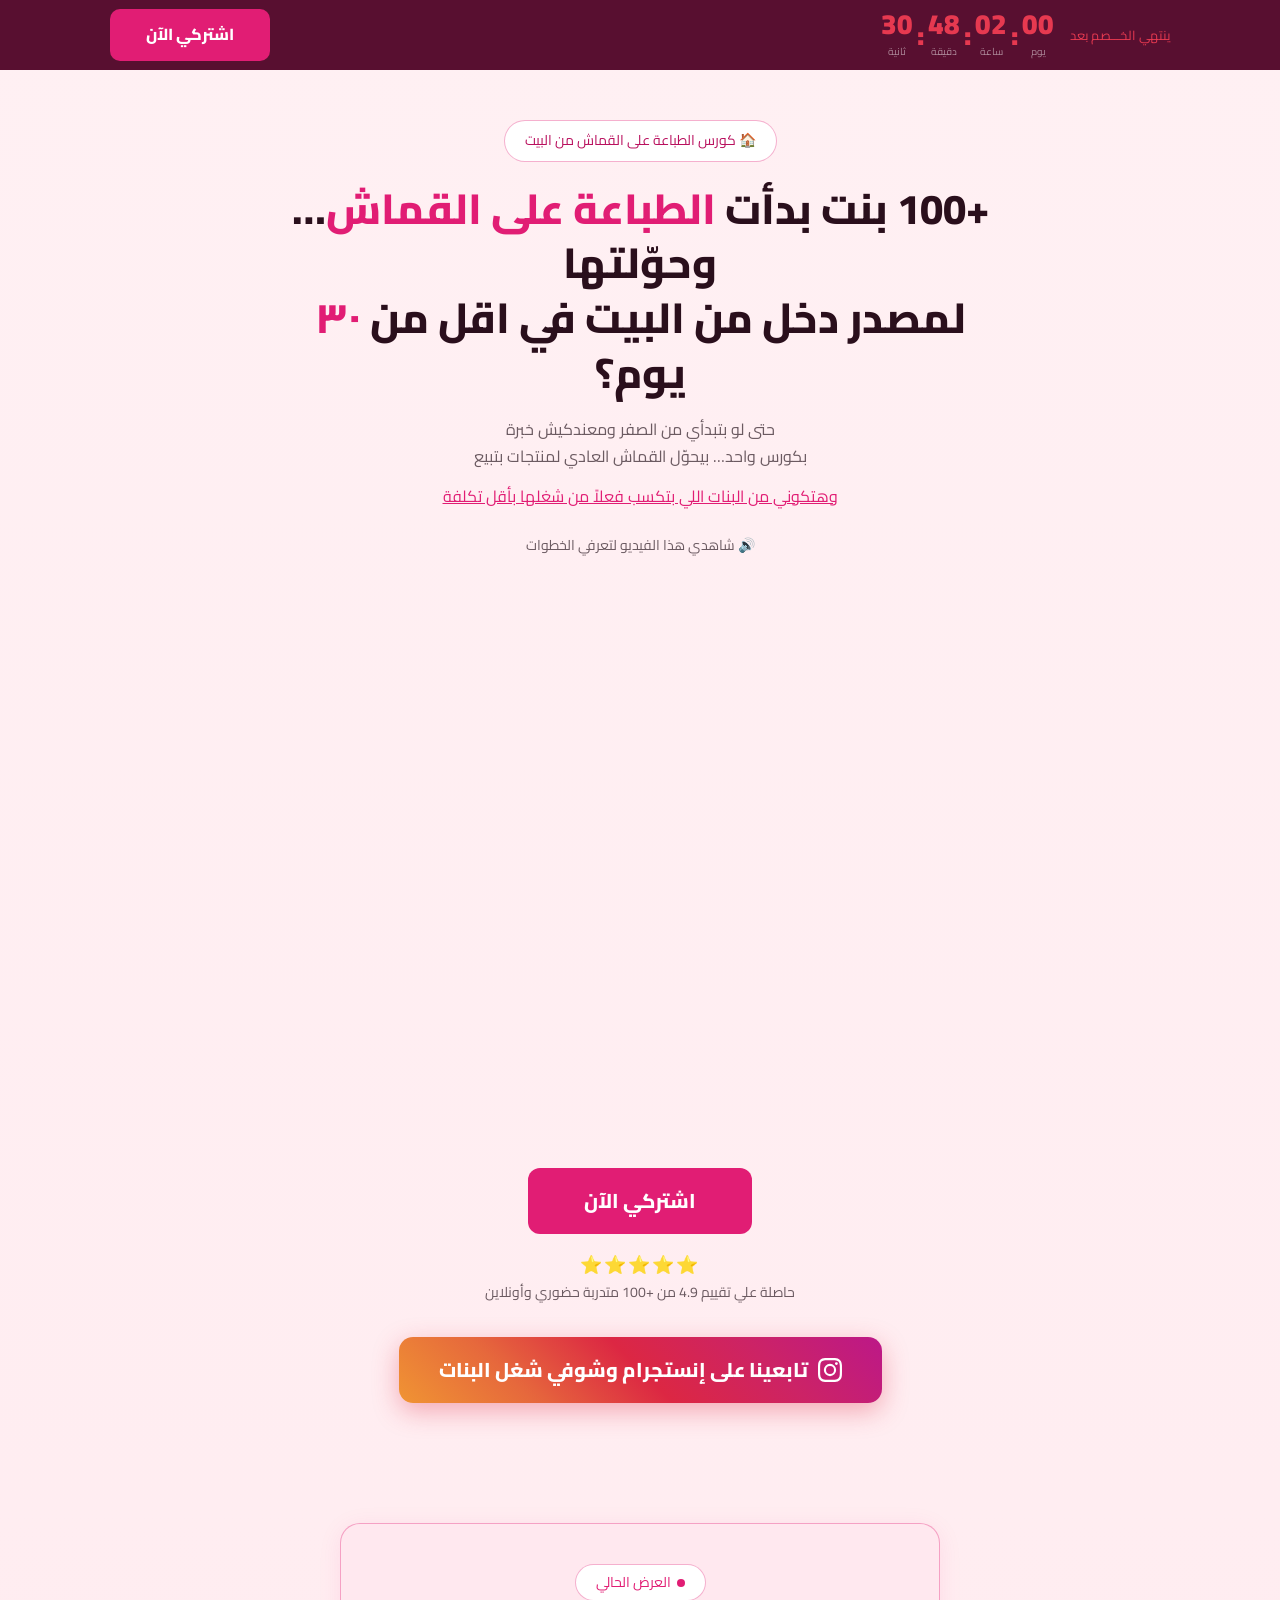
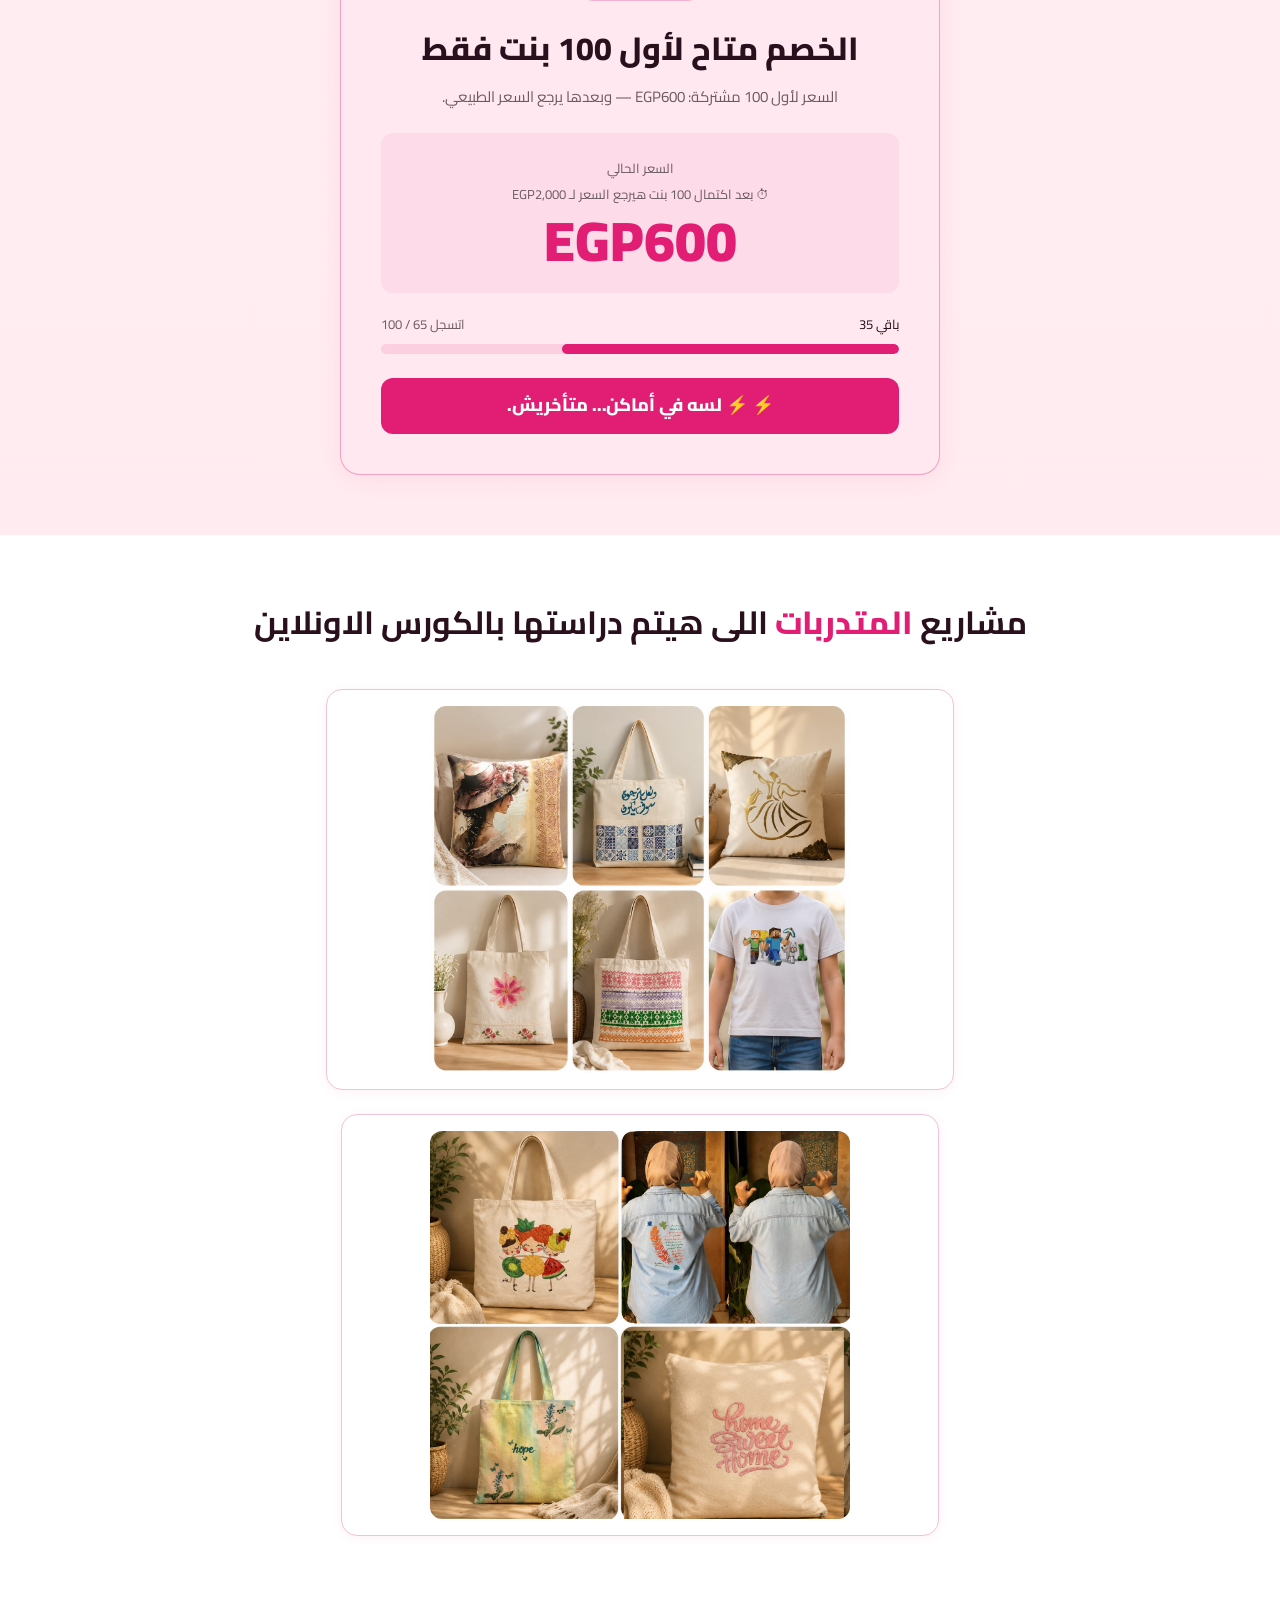
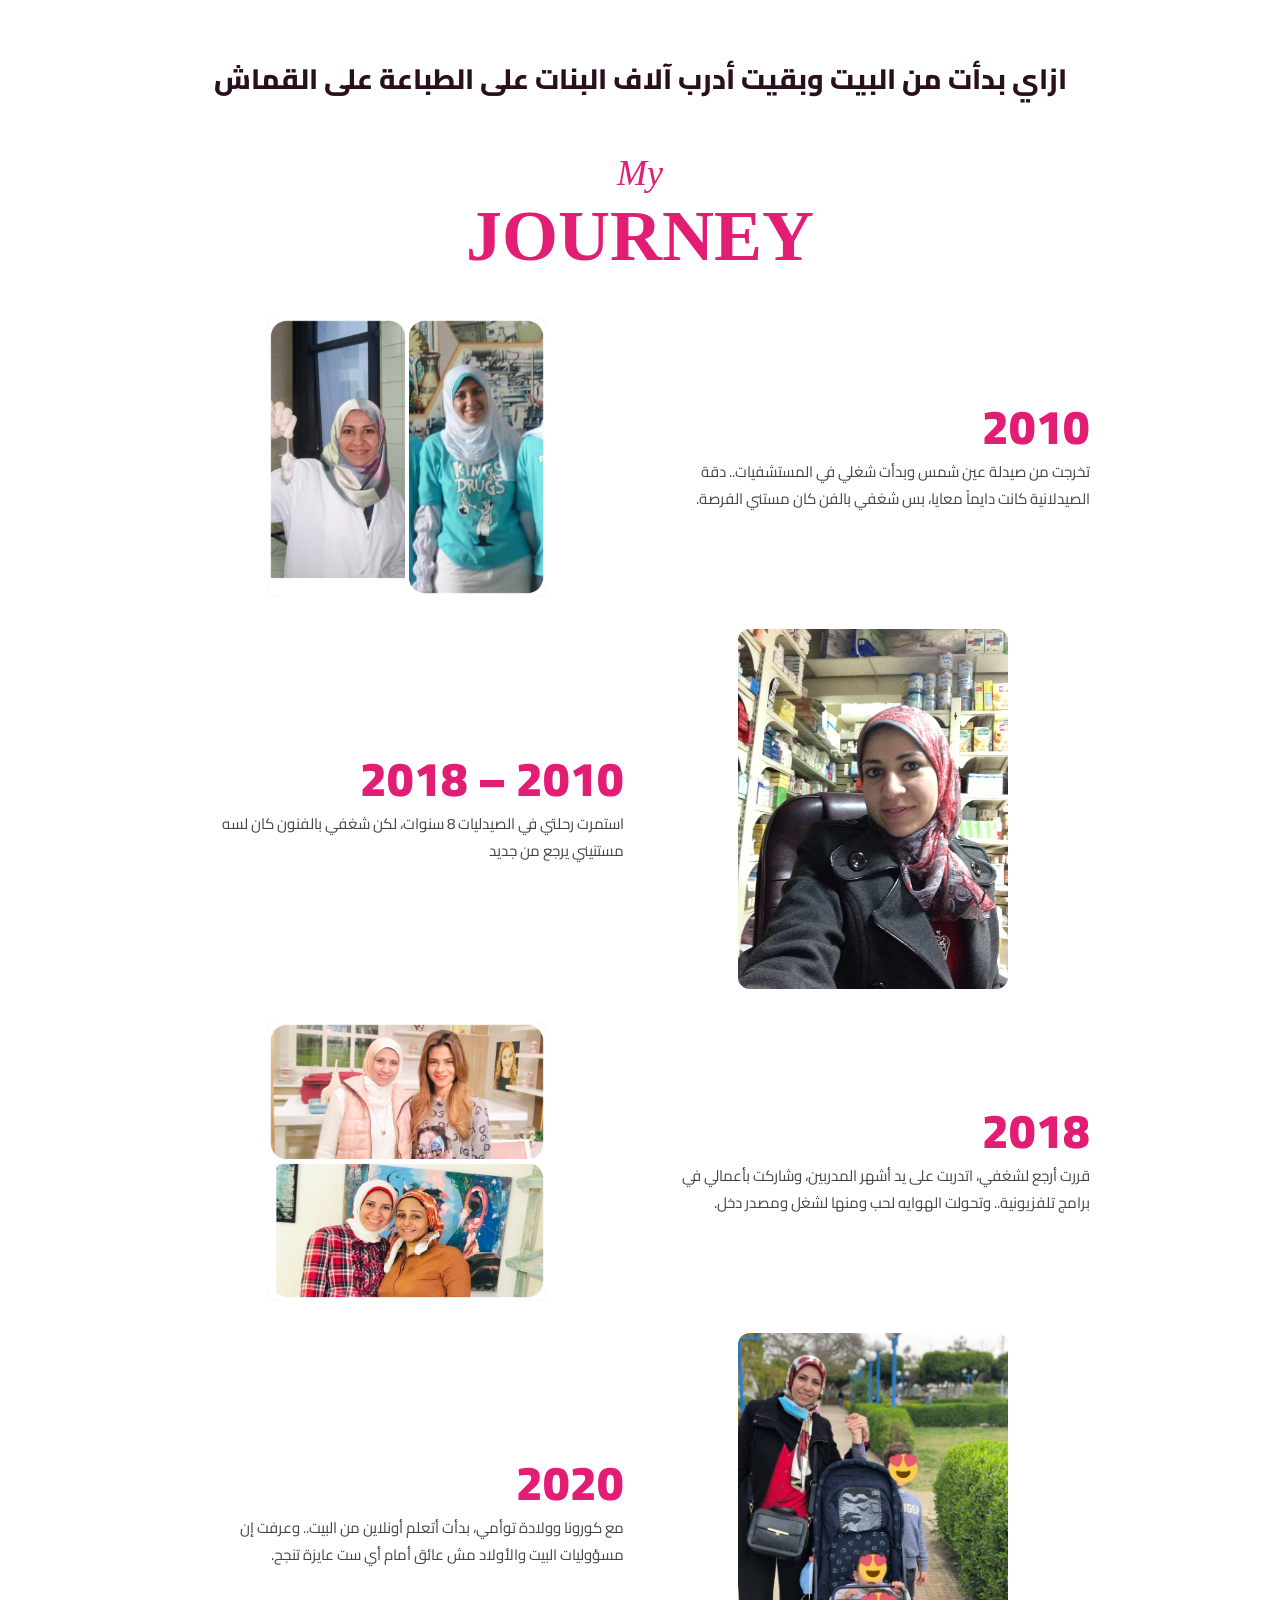
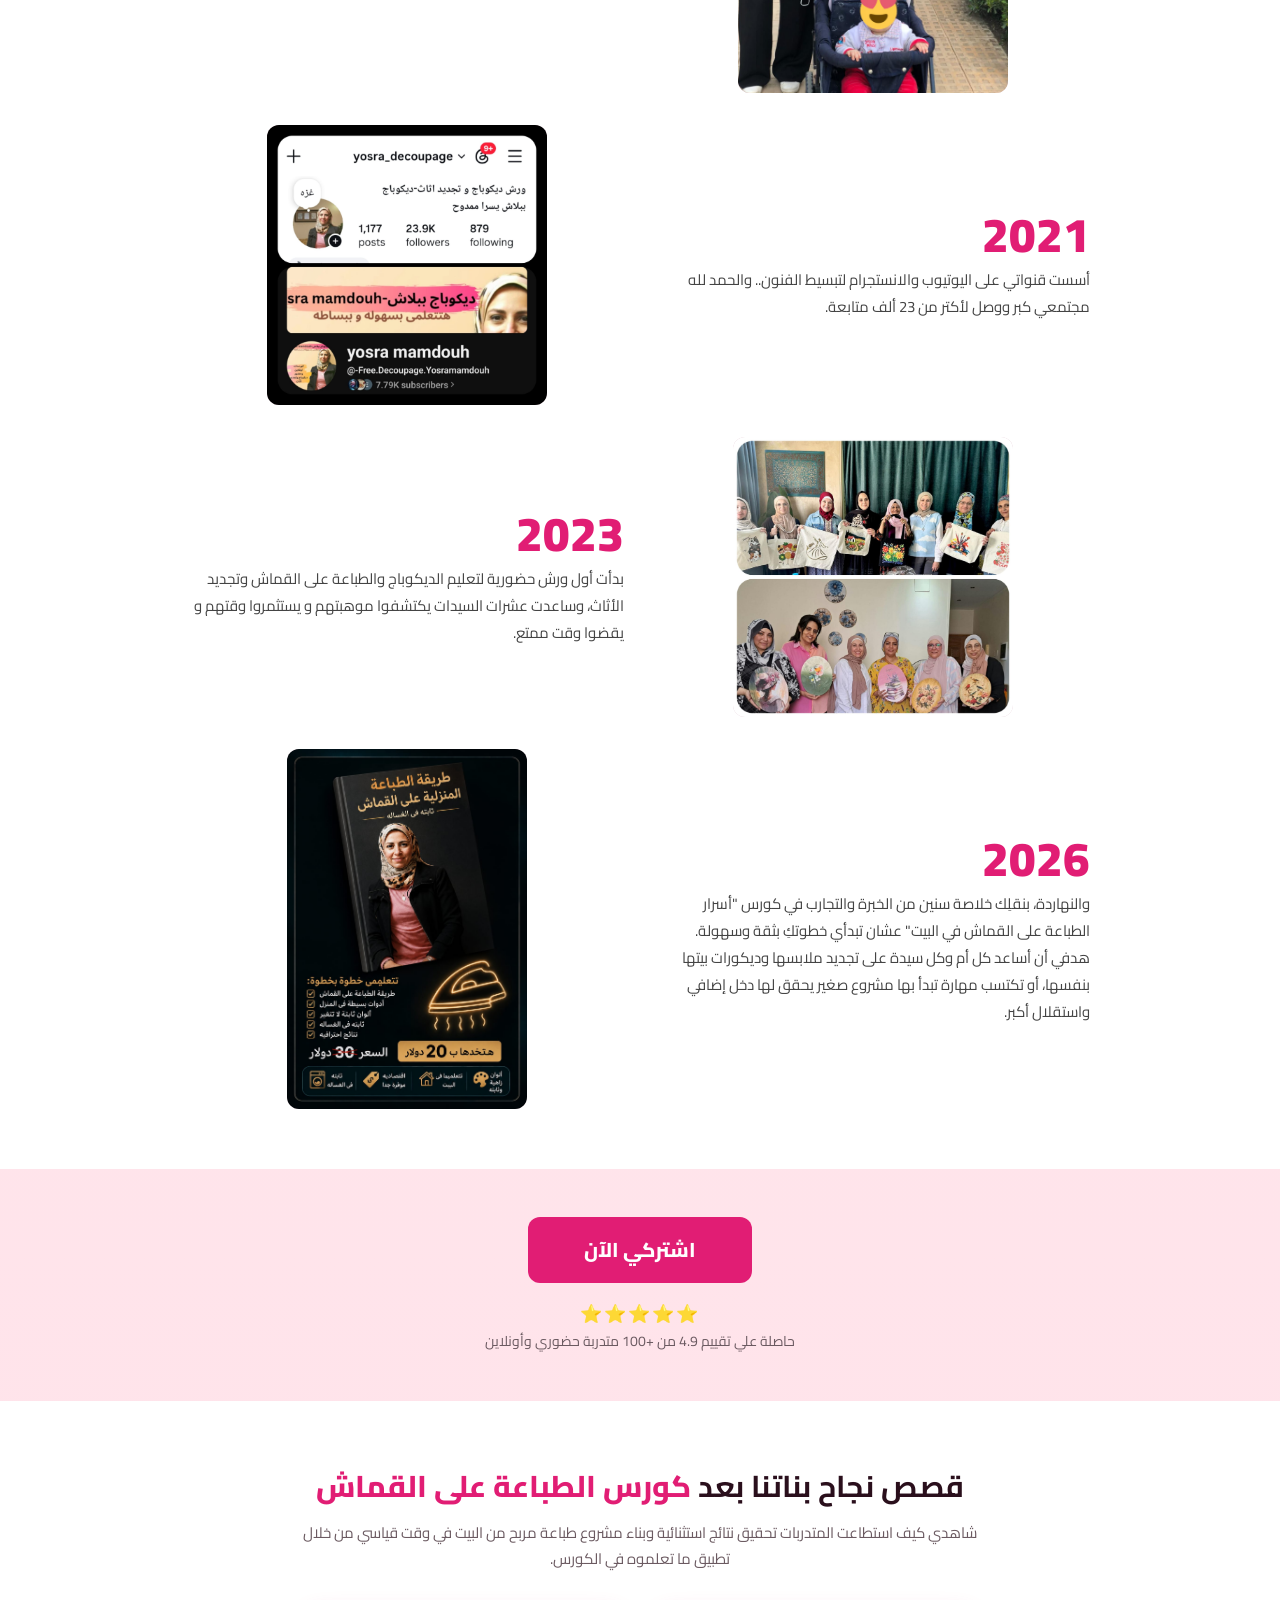
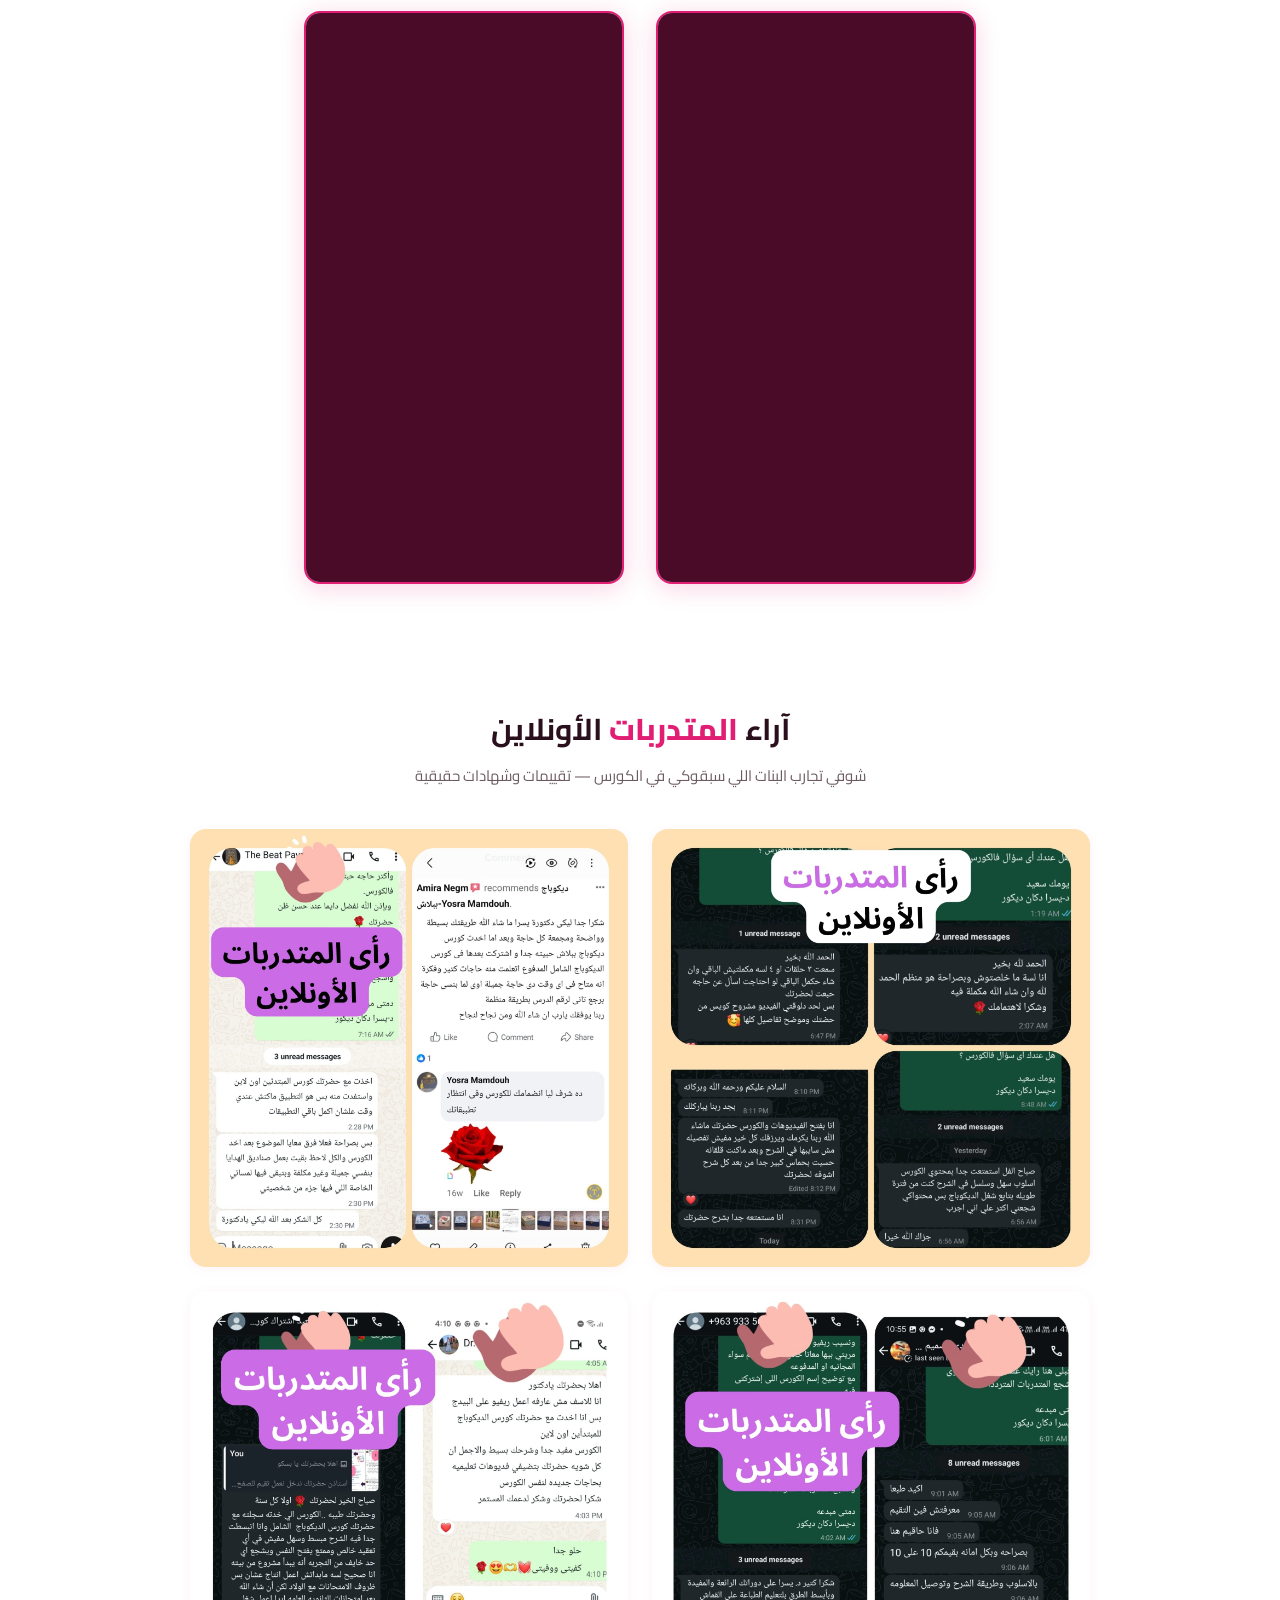
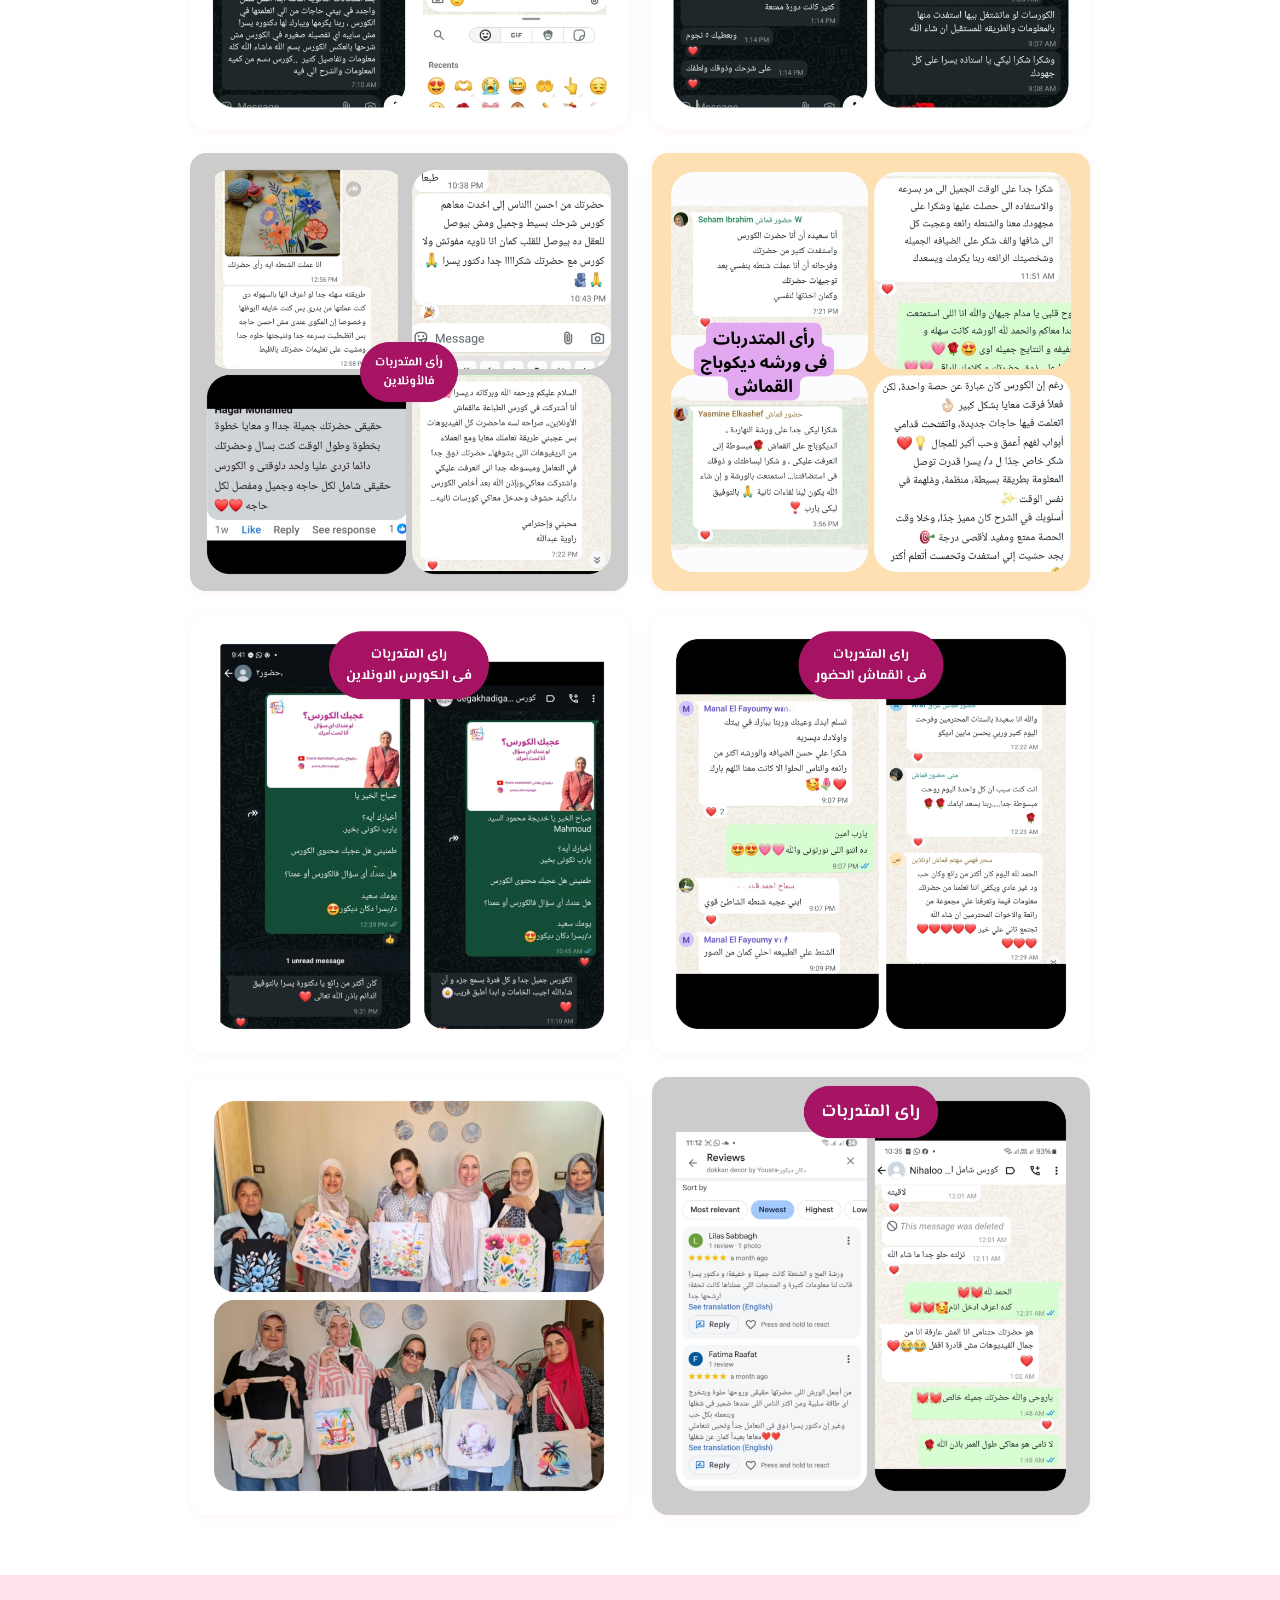
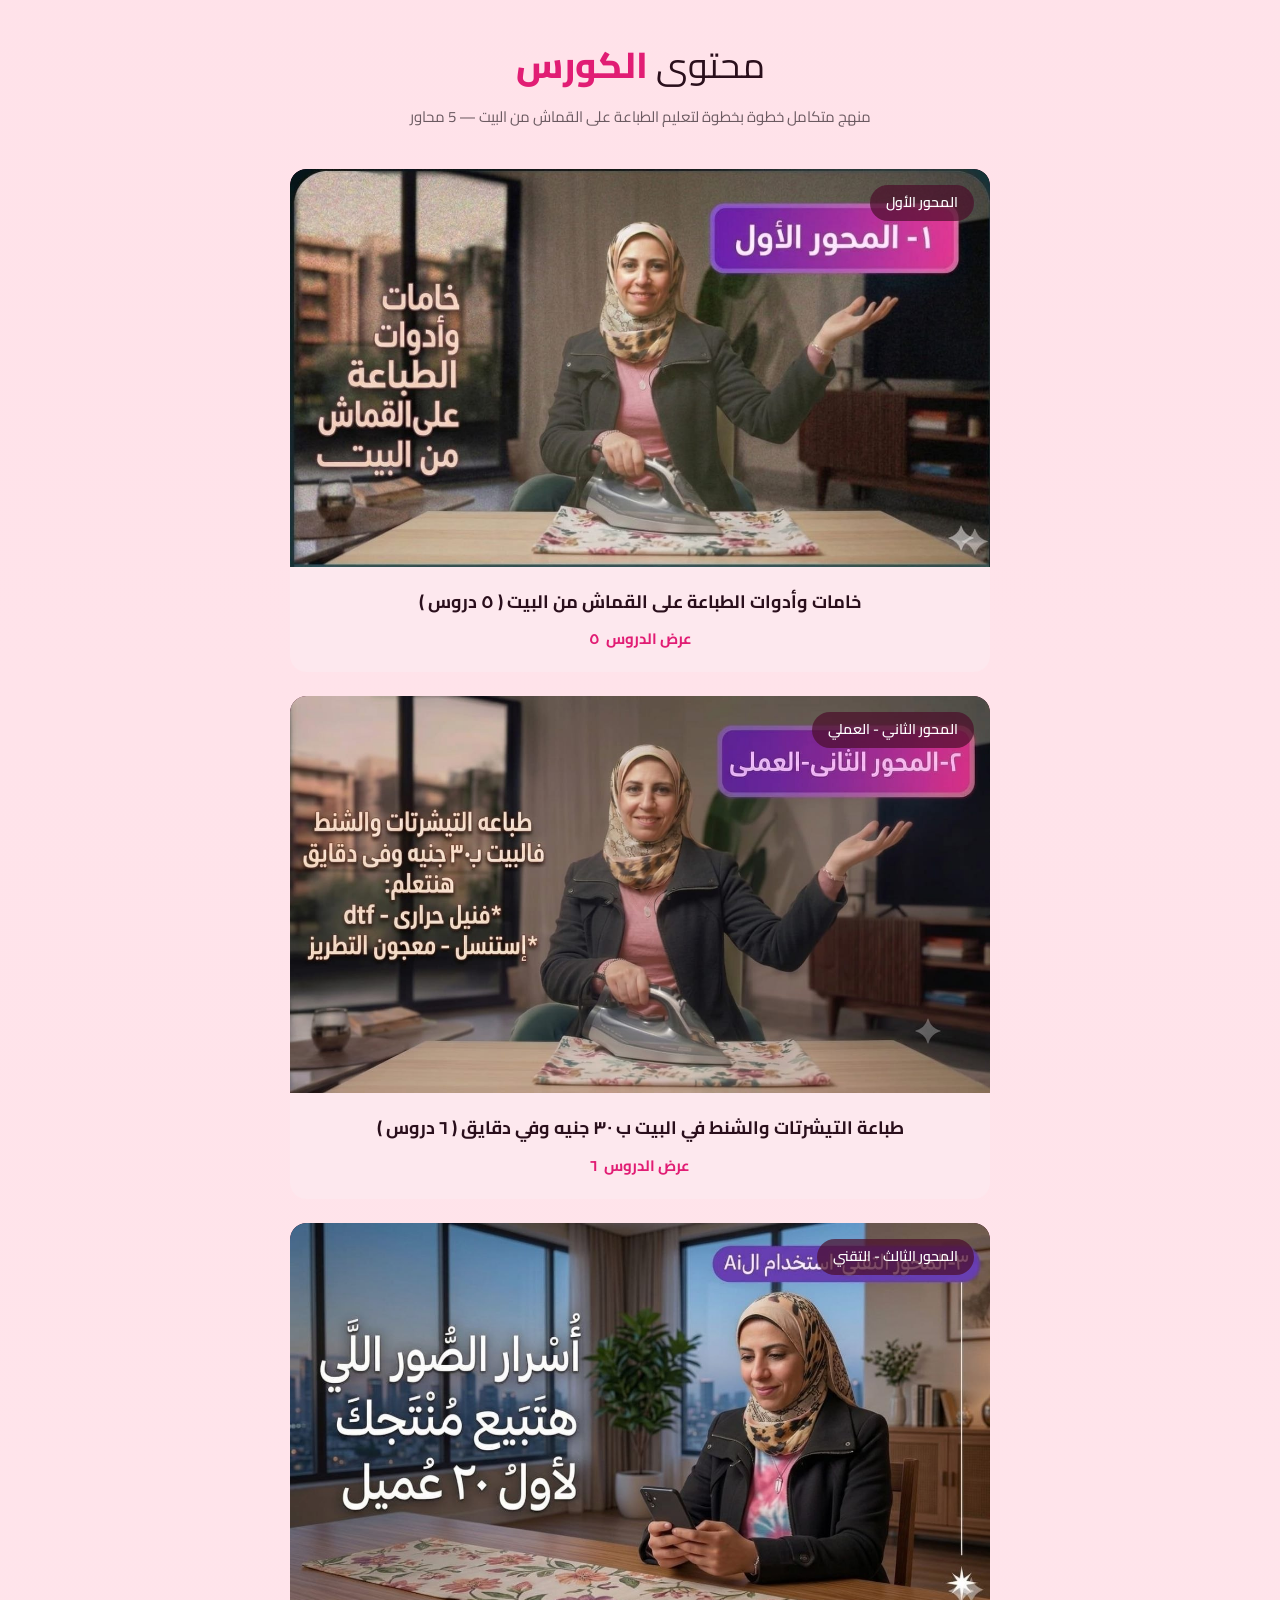
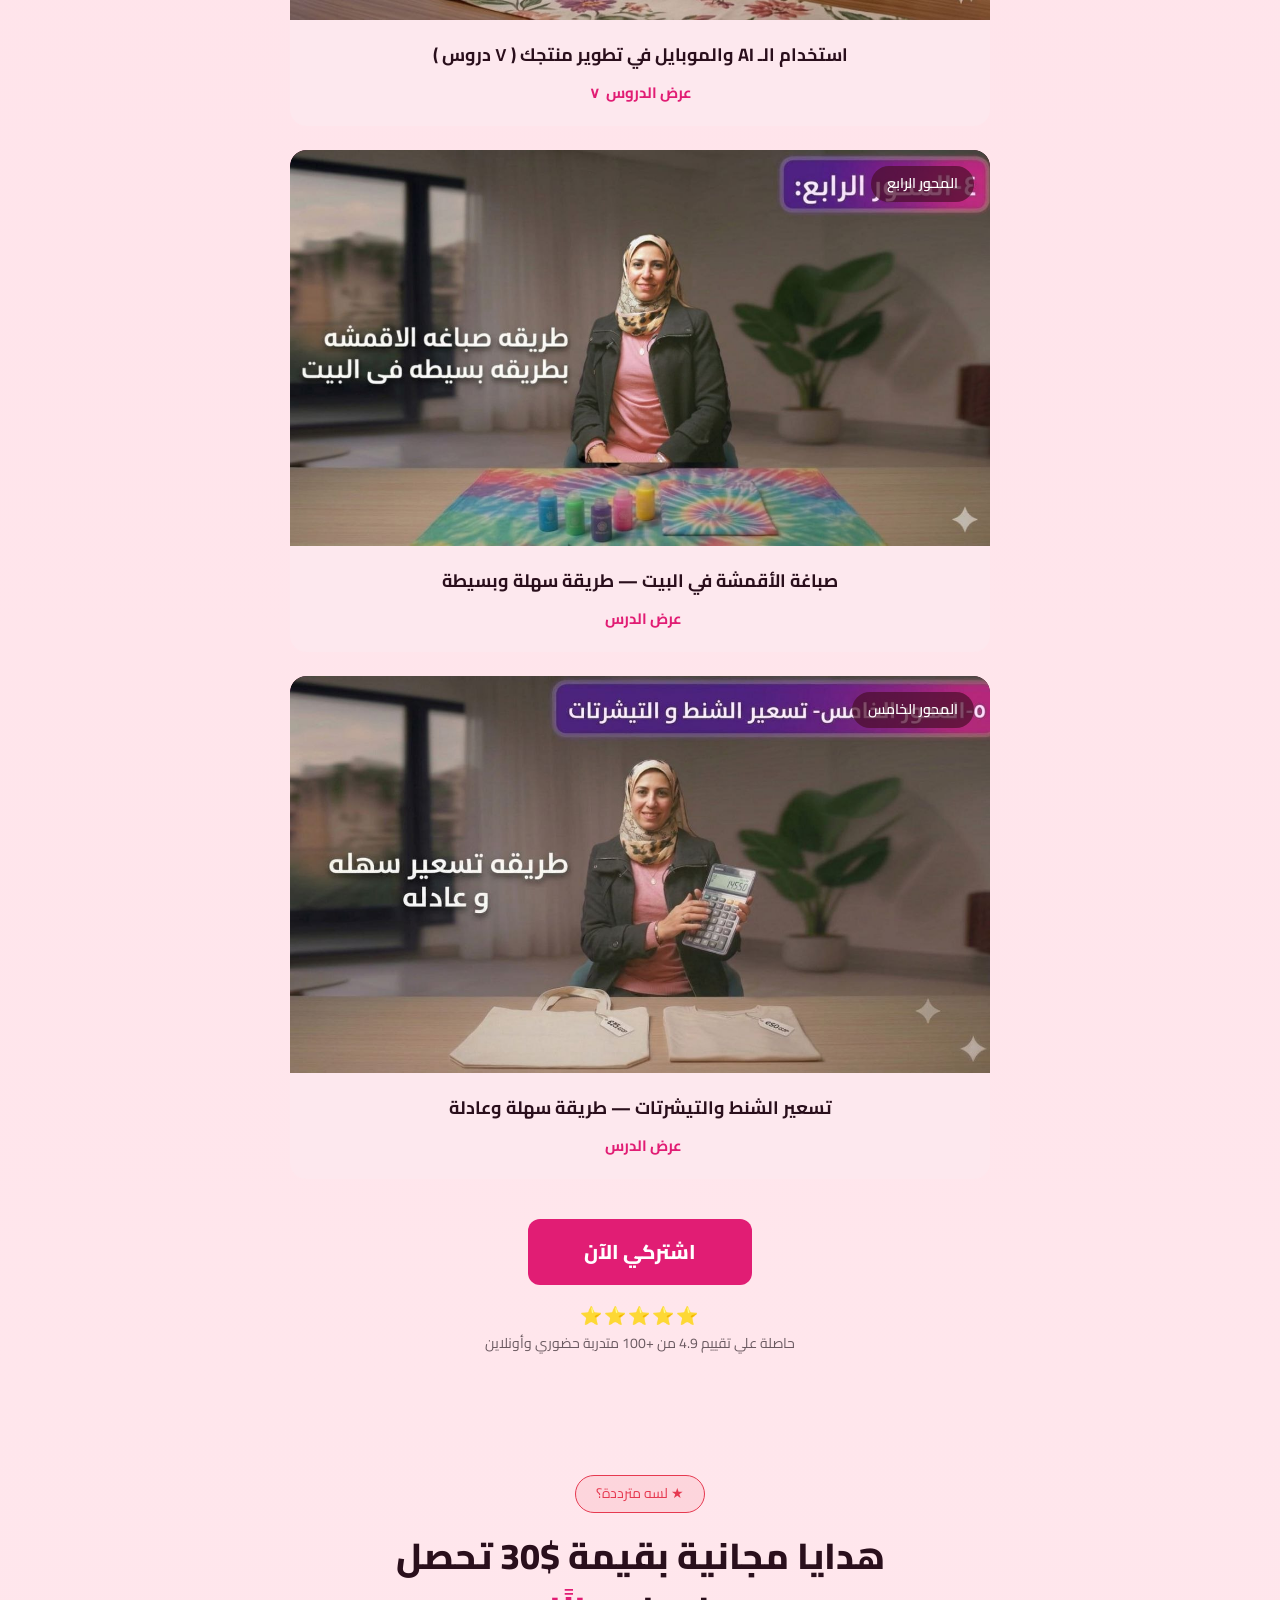
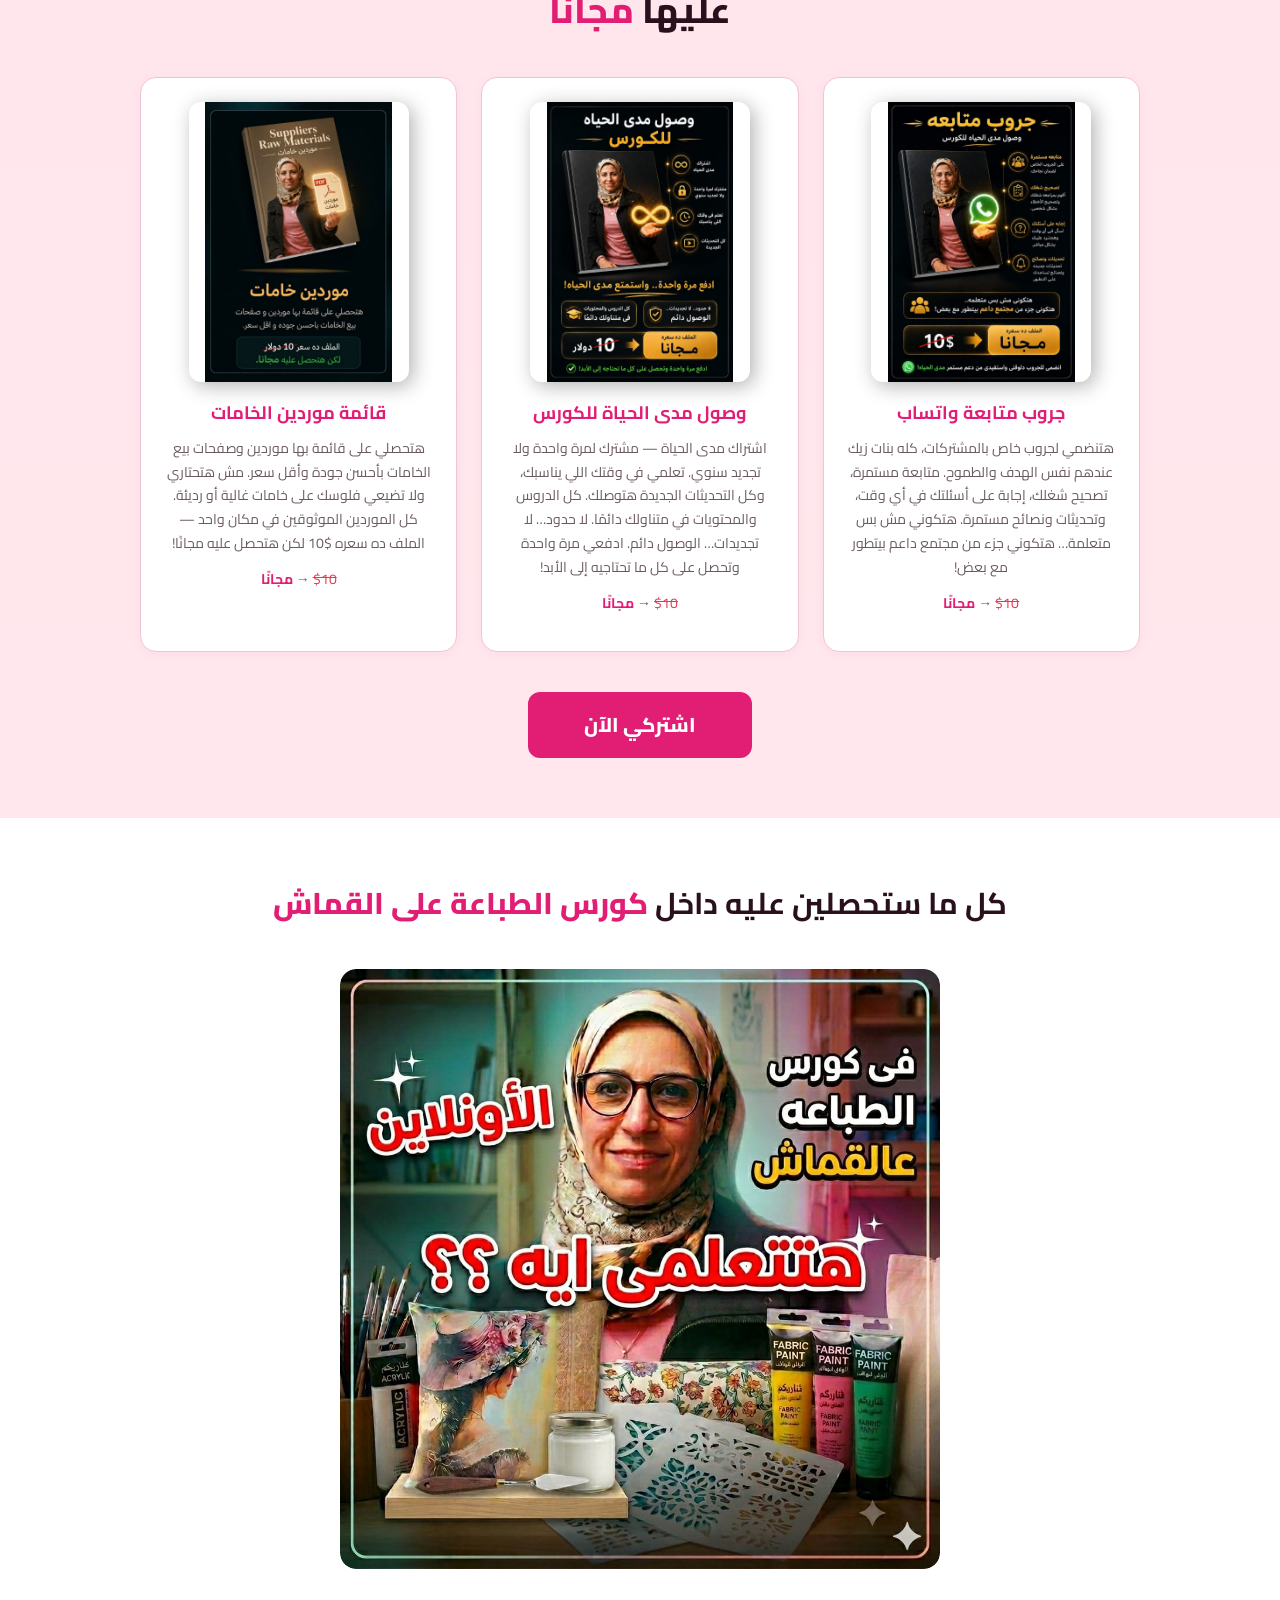
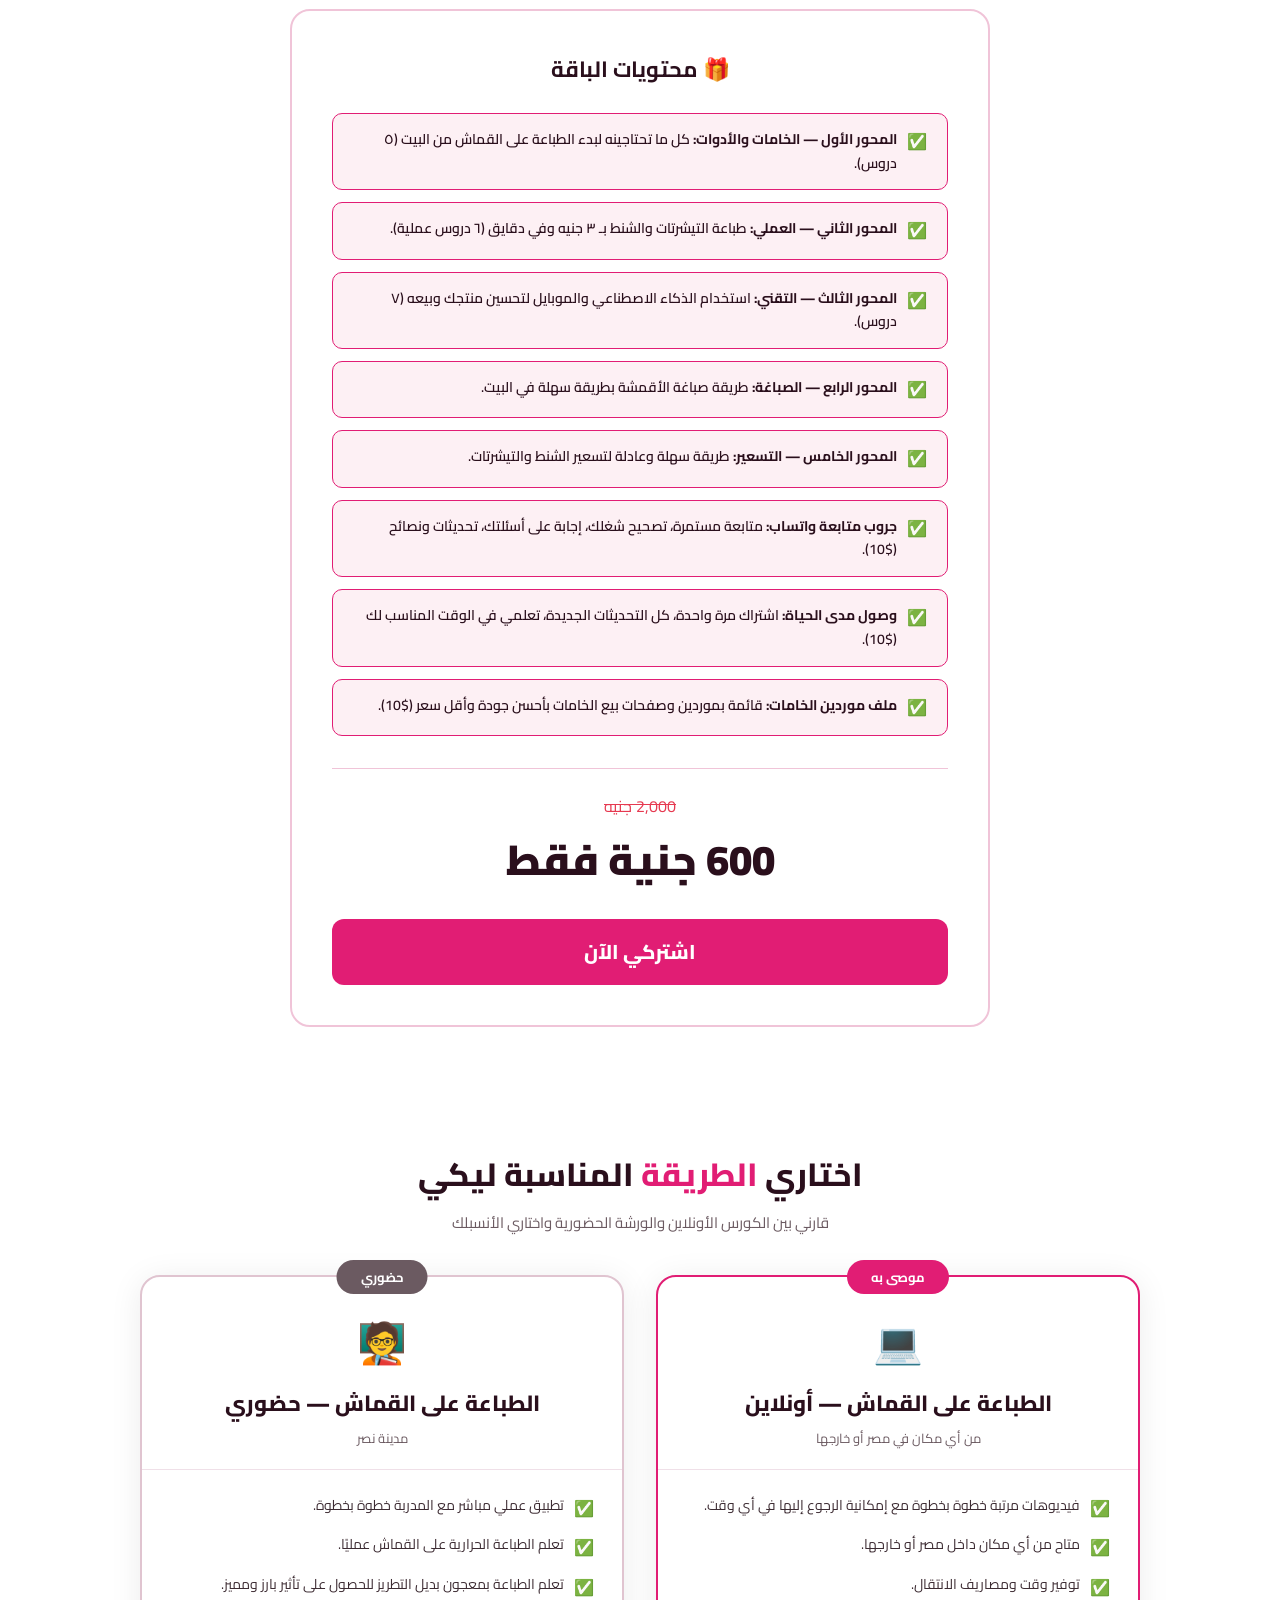
<file: web/index.html>
<!DOCTYPE html>
<html dir="rtl" lang="ar">
<head>
<meta charset="UTF-8">
<meta name="viewport" content="width=device-width, initial-scale=1.0">
<title>Dokkan Decor — كورس الطباعة على القماش من البيت</title>
<link href="https://fonts.googleapis.com/css2?family=Cairo:wght@400;600;700;800;900&display=swap" rel="stylesheet">
<!-- Facebook Pixel Code -->
<script>
!function(f,b,e,v,n,t,s)
{if(f.fbq)return;n=f.fbq=function(){n.callMethod?
n.callMethod.apply(n,arguments):n.queue.push(arguments)};
if(!f._fbq)f._fbq=n;n.push=n;n.loaded=!0;n.version='2.0';
n.queue=[];t=b.createElement(e);t.async=!0;
t.src=v;s=b.getElementsByTagName(e)[0];
s.parentNode.insertBefore(t,s)}(window, document,'script',
'https://connect.facebook.net/en_US/fbevents.js');
fbq('init', '264056869017572');
fbq('track', 'PageView');
</script>
<!-- End Facebook Pixel Code -->
<style>
/* ======== RESET & DESIGN TOKENS ======== */
*,*::before,*::after{margin:0;padding:0;box-sizing:border-box}
html{scroll-behavior:smooth}
body{
  font-family:'Cairo',sans-serif;
  background:linear-gradient(180deg,#fff0f3 0%,#ffe0e8 40%,#fff0f3 100%);
  color:#2a0f1c;line-height:1.7;overflow-x:hidden;
}
img{max-width:100%;display:block}
a{text-decoration:none;color:inherit}
ul{list-style:none}
.ig-contact{padding:32px 0 0}
.ig-contact .container{display:flex;justify-content:center}
.ig-btn{
  display:inline-flex;align-items:center;justify-content:center;gap:10px;
  background:linear-gradient(45deg,#f09433,#e6683c,#dc2743,#cc2366,#bc1888);
  color:#fff;font-size:20px;font-weight:800;
  padding:16px 40px;border-radius:14px;box-shadow:0 8px 26px rgba(220,39,67,0.35);
  transition:transform .2s ease,box-shadow .3s;text-align:center
}
.ig-btn:hover{box-shadow:0 10px 32px rgba(220,39,67,0.5);transform:translateY(-1px)}
.ig-btn svg{width:24px;height:24px;flex-shrink:0}

:root{
  --rose-primary:#e11d74;
  --rose-dark:#b9105e;
  --rose-light:#ff6fa5;
  --magenta:#c2185b;
  --red-accent:#e63950;
  --blush-bg-1:#fff0f3;
  --blush-bg-2:#ffe0e8;
  --blush-bg-3:#ffe8ef;
  --rose-card-border:rgba(225,29,116,0.35);
  --stars-color:#e11d74;
  --white:#ffffff;
  --dark-text:#2a0f1c;
  --gray-text:#6b5a61;
  --card-bg:rgba(225,29,116,0.04);
  --card-bg-light:#fde8ee;
  --page-bg:linear-gradient(180deg,#fff0f3 0%,#ffe0e8 40%,#fff0f3 100%);
  --font:'Cairo',sans-serif;
  --max-width:1100px;
  --radius-card:16px;
  --radius-btn:10px;
}

.container{max-width:var(--max-width);margin:0 auto;padding:0 20px;width:100%}

/* CTA Button */
.cta-btn{
  display:inline-block;background:var(--rose-primary);color:#fff;font-weight:800;
  font-size:18px;padding:14px 48px;border-radius:var(--radius-btn);border:none;
  cursor:pointer;transition:background .3s;font-family:inherit;text-align:center;
}
.cta-btn:hover{background:var(--rose-dark)}
.cta-btn--lg{font-size:20px;padding:16px 56px;border-radius:12px}
.cta-btn--block{display:block;width:100%}
.cta-btn--xl{height:56px;font-size:18px;display:flex;align-items:center;justify-content:center;border-radius:12px}

/* Stars */
.stars{color:var(--stars-color);font-size:18px;letter-spacing:2px}
.avatars-row{display:flex;align-items:center;justify-content:center;margin-bottom:8px}
.avatar-circle{width:40px;height:40px;border-radius:50%;background:#e0c4d0;border:2px solid #fff;margin-right:-10px;flex-shrink:0}
.avatar-circle:first-child{margin-right:0}
.rating-text{color:var(--gray-text);font-size:14px}

/* ======== NAVBAR ======== */
.navbar{
  position:fixed;top:0;left:0;right:0;z-index:9999;background:#580f30;
  height:70px;display:flex;align-items:center;
}
.navbar .container{display:flex;align-items:center;justify-content:space-between;gap:8px}
.navbar-left{display:flex;align-items:center;gap:16px}
.timer-label{font-size:13px;color:var(--red-accent);white-space:nowrap}
.timer-blocks{display:flex;align-items:center;gap:4px}
.timer-block{text-align:center}
.timer-num{font-size:28px;font-weight:900;color:var(--red-accent);line-height:1;font-variant-numeric:tabular-nums}
.timer-num-label{font-size:10px;color:rgba(255,255,255,0.5);display:block}
.timer-colon{font-size:28px;font-weight:900;color:var(--red-accent);line-height:1}
.navbar .cta-btn{padding:12px 36px;font-size:16px;white-space:nowrap}

/* ======== SECTIONS ======== */
section{padding:60px 0}

/* ======== HERO ======== */
.hero{padding-top:120px}
.hero-content{max-width:700px;margin:0 auto;text-align:center}
.hero-badge{
  display:inline-block;background:#fff;border:1px solid var(--rose-card-border);
  padding:8px 20px;border-radius:50px;font-size:14px;color:var(--rose-dark);margin-bottom:20px
}
.hero-title{font-size:42px;font-weight:800;line-height:1.3;margin-bottom:16px;color:var(--dark-text)}
.hero-title .rose{color:var(--rose-primary)}
.hero-sub{font-size:16px;color:var(--gray-text);margin-bottom:12px}
.hero-link-text{color:var(--rose-primary);text-decoration:underline;font-size:16px;margin-bottom:24px;cursor:default}
.hero-video-label{font-size:14px;color:var(--gray-text);margin-bottom:16px}

/* VSL Player Placeholder */
.vsl-wrapper{max-width:1000px;margin:0 auto 24px;border-radius:12px;overflow:hidden;position:relative}
.vsl-placeholder{
  height:500px;background:#4a0b28;position:relative;display:flex;
  align-items:center;justify-content:center;flex-direction:column
}
.vsl-sound-pill{
  position:absolute;top:16px;right:16px;
  background:rgba(0,0,0,0.65);color:#fff;padding:6px 14px;
  border-radius:20px;font-size:13px;display:flex;align-items:center;gap:6px;z-index:2
}
.vsl-label{color:rgba(255,255,255,0.7);font-size:18px;font-weight:600}
.vsl-controls{
  position:absolute;bottom:0;left:0;right:0;height:44px;
  background:rgba(88,15,48,0.85);display:flex;align-items:center;
  padding:0 16px;gap:12px;color:#fff;font-size:13px
}
.vsl-progress{flex:1;height:4px;background:rgba(255,255,255,0.2);border-radius:2px;position:relative}
.vsl-progress-fill{position:absolute;top:0;right:0;height:100%;width:30%;background:var(--rose-primary);border-radius:2px}

.hero-cta-wrap{text-align:center;margin-top:8px}
.hero-cta-wrap .cta-btn{margin-bottom:16px}

/* ======== PRICING ======== */
.pricing-card{
  max-width:600px;margin:0 auto;border-radius:20px;border:1px solid var(--rose-card-border);
  background:var(--blush-bg-3);padding:40px;text-align:center;
  box-shadow:0 4px 24px rgba(225,29,116,0.08)
}
.pricing-badge{
  display:inline-flex;align-items:center;gap:6px;background:#fff;border:1px solid var(--rose-card-border);
  padding:6px 20px;border-radius:50px;font-size:14px;color:var(--rose-primary);margin-bottom:20px
}
.pricing-badge-dot{width:8px;height:8px;border-radius:50%;background:var(--rose-primary)}
.pricing-title{font-size:32px;font-weight:800;margin-bottom:8px;color:var(--dark-text)}
.pricing-sub{color:var(--gray-text);font-size:15px;margin-bottom:24px}
.pricing-inner{background:rgba(225,29,116,0.06);border-radius:12px;padding:24px;margin-bottom:20px}
.pricing-inner-label{font-size:13px;color:var(--gray-text);margin-bottom:4px}
.pricing-inner-warn{font-size:13px;color:var(--gray-text);margin-bottom:8px}
.pricing-amount{font-size:56px;font-weight:900;color:var(--rose-primary);line-height:1}
.pricing-bar-row{display:flex;justify-content:space-between;font-size:13px;margin-bottom:8px}
.pricing-bar-row .dark{color:var(--dark-text)}
.pricing-bar-row .gray{color:var(--gray-text)}
.pricing-bar{height:10px;border-radius:5px;background:rgba(225,29,116,0.12);overflow:hidden;margin-bottom:24px}
.pricing-bar-fill{height:100%;width:65%;background:var(--rose-primary);border-radius:5px}

/* ======== EXPERTS ======== */
.experts{background:#fff}
.experts-title{text-align:center;font-size:32px;margin-bottom:40px;color:var(--dark-text)}
.experts-title .rose{color:var(--rose-primary);font-weight:800}
.experts-grid{display:flex;justify-content:center;align-items:flex-start;gap:24px;flex-wrap:wrap}
.expert-card{
  background:#fff;border:1px solid #f0c4d8;border-radius:16px;
  padding:16px;text-align:center;box-shadow:0 2px 12px rgba(225,29,116,0.06);
  display:flex;justify-content:center;align-items:center
}
.expert-avatar{width:auto;height:auto;max-width:100%;border-radius:12px;background:transparent;margin:0 auto;overflow:hidden}
.expert-avatar img{width:auto;height:auto;max-width:min(420px,100%);max-height:520px;object-fit:contain;display:block;margin:0 auto;border-radius:12px}
.expert-check{
  position:absolute;bottom:0;left:-4px;width:26px;height:26px;border-radius:50%;
  background:#1d9bf0;color:#fff;font-size:14px;display:flex;align-items:center;
  justify-content:center;border:3px solid #fff
}
.expert-name{font-size:18px;font-weight:700;margin-bottom:12px;color:var(--dark-text)}
.expert-text{font-size:14px;color:var(--gray-text);text-align:right;line-height:1.8;margin-bottom:16px}
.expert-stars{color:var(--stars-color);font-size:16px}

/* ======== JOURNEY ======== */
.journey{background:#fff}
.journey-title{text-align:center;font-size:28px;font-weight:800;margin-bottom:40px;max-width:900px;margin-left:auto;margin-right:auto;color:var(--dark-text)}
.journey-graphic{text-align:center;margin-bottom:48px}
.journey-graphic .my{font-size:36px;color:var(--rose-primary);font-style:italic;font-family:Georgia,serif;display:block}
.journey-graphic .jny{font-size:72px;font-weight:900;color:var(--rose-primary);line-height:0.9;font-family:Georgia,serif}
.journey-list{max-width:900px;margin:0 auto;display:flex;flex-direction:column;gap:32px}
.journey-item{display:grid;grid-template-columns:1fr 1fr;gap:32px;align-items:center}
.journey-item.rev .journey-photo{order:-1}
.journey-photo{
  width:auto;height:auto;max-width:100%;border-radius:12px;overflow:hidden;
  display:flex;align-items:center;justify-content:center;background:#e0c4d0;
  justify-self:center;margin:0 auto
}
.journey-photo img{width:auto;height:auto;max-width:280px;max-height:360px;object-fit:contain;display:block}
.journey-year{font-size:48px;font-weight:900;color:var(--rose-primary);line-height:1;margin-bottom:8px}
.journey-text{font-size:15px;color:#444;line-height:1.8}

/* ======== CTA STRIP ======== */
.cta-strip{text-align:center;padding:48px 0}
.cta-strip .cta-btn{margin-bottom:16px}

/* ======== SUCCESS STORIES ======== */
.success{background:#fff}
.success-title{text-align:center;font-size:30px;margin-bottom:8px;color:var(--dark-text)}
.success-title .rose{color:var(--rose-primary);font-weight:800}
.success-sub{text-align:center;color:var(--gray-text);font-size:15px;max-width:700px;margin:0 auto 40px}
.success-row{display:flex;justify-content:center;gap:32px;flex-wrap:wrap}
.success-card{border-radius:16px;overflow:hidden;border:2px solid var(--rose-primary);max-width:320px;box-shadow:0 4px 24px rgba(225,29,116,0.2)}
.success-video-wrap{position:relative;width:320px;aspect-ratio:9/16;background:#4a0b28}

/* ======== TESTIMONIALS ======== */
.testimonials{background:#fff;padding:60px 0}
.testimonials-title{text-align:center;font-size:30px;margin-bottom:8px;color:var(--dark-text)}
.testimonials-title .rose{color:var(--rose-primary);font-weight:800}
.testimonials-sub{text-align:center;color:var(--gray-text);font-size:15px;max-width:700px;margin:0 auto 40px}
.testimonials-grid{display:grid;grid-template-columns:repeat(2,1fr);gap:24px;max-width:900px;margin:0 auto}
.testimonial-card{
  background:#fff;border:none;border-radius:16px;
  overflow:hidden;box-shadow:0 2px 12px rgba(225,29,116,0.05)
}
.testimonial-card img{width:100%;height:auto;display:block}
@media(max-width:768px){
  .testimonials-grid{grid-template-columns:1fr;max-width:450px}
}

/* ======== CURRICULUM ======== */
.curriculum-header{text-align:center;margin-bottom:40px}
.curriculum-header h2{font-size:36px;font-weight:400;color:var(--dark-text)}
.curriculum-header h2 .rose{color:var(--rose-primary);font-weight:800}
.curriculum-sub{color:var(--gray-text);font-size:15px;margin-top:8px}
.chapter-blocks{max-width:700px;margin:0 auto;display:flex;flex-direction:column;gap:24px}
.chapter{border-radius:16px;overflow:hidden}
.chapter-banner{
  background:#580f30;display:flex;align-items:center;
  justify-content:center;position:relative;overflow:hidden;border-radius:16px 16px 0 0
}
.chapter-banner-text{
  position:relative;z-index:2;font-size:42px;font-weight:900;
  color:#fff;text-shadow:0 2px 20px rgba(0,0,0,0.7);text-align:center;padding:24px
}
.chapter-banner img{position:relative;width:100%;height:auto;display:block;z-index:1}
.chapter-badge{
  position:absolute;top:16px;right:16px;z-index:3;
  background:rgba(74,14,42,0.7);color:#fff;padding:6px 16px;
  border-radius:20px;font-size:14px;font-weight:600
}
.chapter-strip{background:var(--card-bg-light);padding:20px 24px;text-align:center;border-radius:0 0 16px 16px}
.chapter-strip h3{font-size:18px;font-weight:700;margin-bottom:8px;color:var(--dark-text)}
.chapter-toggle{
  color:var(--rose-primary);font-size:15px;cursor:pointer;display:inline-flex;
  align-items:center;gap:6px;user-select:none;font-weight:700
}
.chapter-toggle .arrow{transition:transform .4s ease}
.lessons-list{max-height:0;overflow:hidden;transition:max-height .4s ease}
.chapter.open .lessons-list{max-height:700px}
.chapter.open .arrow{transform:rotate(180deg)}
.lessons-list ol{padding:12px 0;display:flex;flex-direction:column;gap:10px}
.lessons-list li{display:flex;align-items:flex-start;gap:12px;font-size:15px;color:var(--dark-text);padding:0 16px}
.lesson-bullet{color:var(--rose-primary);font-size:18px;flex-shrink:0}
.curriculum-cta{text-align:center;margin-top:40px}
.curriculum-cta .cta-btn{margin-bottom:16px}

/* ======== BONUSES ======== */
.bonuses-header{text-align:center;margin-bottom:40px}
.bonuses-badge{
  display:inline-block;background:rgba(230,57,80,0.1);border:1px solid var(--red-accent);
  color:var(--red-accent);padding:6px 20px;border-radius:20px;font-size:14px;margin-bottom:16px
}
.bonuses-title{font-size:36px;font-weight:800;line-height:1.5;color:var(--dark-text)}
.bonuses-title .rose{color:var(--rose-primary)}
.bonuses-grid{display:grid;grid-template-columns:repeat(3,1fr);gap:24px;max-width:1000px;margin:0 auto}
.bonus-card{
  background:#fff;border:1px solid #f0c4d8;border-radius:16px;
  padding:24px;text-align:center;box-shadow:0 2px 12px rgba(225,29,116,0.05)
}
.bonus-book{
  width:220px;height:280px;margin:0 auto 16px;
  border-radius:12px;overflow:hidden;display:flex;align-items:center;justify-content:center;
  box-shadow:4px 4px 20px rgba(0,0,0,0.3)
}
.bonus-book img{width:100%;height:100%;object-fit:contain}
.bonus-card h4{font-size:18px;color:var(--rose-primary);margin-bottom:8px}
.bonus-card p{font-size:14px;color:var(--gray-text);margin-bottom:12px;line-height:1.7}
.bonus-price{font-size:14px}.bonus-price .old{color:var(--red-accent);text-decoration:line-through}.bonus-price .free{color:var(--rose-primary);font-weight:700}
.bonuses-cta{text-align:center;margin-top:40px}

/* ======== VALUE STACK ======== */
.value-stack{background:#fff}
.value-stack-title{text-align:center;font-size:30px;margin-bottom:40px;color:var(--dark-text)}
.value-stack-title .rose{color:var(--rose-primary);font-weight:800}
.value-bundle-img{
  max-width:600px;margin:0 auto 40px;border-radius:16px;overflow:hidden;text-align:center
}
.value-bundle-placeholder{
  height:320px;background:#4a0b28;display:flex;align-items:center;
  justify-content:center;border-radius:16px;color:rgba(255,255,255,0.6);font-size:16px
}
.value-card{max-width:700px;margin:0 auto;background:#fff;border:2px solid #f0c4d8;border-radius:20px;padding:40px}
.value-card-header{text-align:center;font-size:22px;font-weight:700;margin-bottom:24px;color:var(--dark-text)}
.value-items{display:flex;flex-direction:column;gap:12px;margin-bottom:32px}
.value-item{
  background:#fdf0f4;border:1.5px solid var(--rose-primary);border-radius:10px;
  padding:14px 20px;display:flex;align-items:center;justify-content:space-between;gap:12px
}
.value-item-left{display:flex;align-items:flex-start;gap:10px;font-size:14px;font-weight:600;color:var(--dark-text)}
.value-item-check{color:var(--rose-primary);font-size:16px;flex-shrink:0}
.value-badge{background:var(--rose-primary);color:#fff;padding:4px 12px;border-radius:20px;font-size:12px;font-weight:700;white-space:nowrap}
.value-divider{border:none;border-top:1px solid #f0c4d8;margin-bottom:24px}
.value-old-price{text-align:center;font-size:16px;color:var(--red-accent);text-decoration:line-through;margin-bottom:4px}
.value-final-price{text-align:center;font-size:42px;font-weight:900;color:var(--dark-text);margin-bottom:24px}
.value-cta-btn{text-align:center}

/* ======== FAQ ======== */
.faq{padding:60px 0}
.faq-header{text-align:center;margin-bottom:32px}
.faq-header h2{font-size:32px;color:var(--dark-text)}
.faq-header h2 .rose{color:var(--rose-primary);font-weight:800}
.faq-icon-circle{
  display:inline-flex;width:36px;height:36px;border-radius:50%;
  background:rgba(225,29,116,0.12);color:var(--rose-primary);align-items:center;
  justify-content:center;font-size:18px;margin:0 8px;vertical-align:middle
}
.faq-sub{color:var(--gray-text);font-size:15px;text-align:center;margin-bottom:32px}
.faq-list{max-width:700px;margin:0 auto;display:flex;flex-direction:column;gap:8px}
.faq-row{background:#fff;border:1px solid #f0c4d8;border-radius:12px;overflow:hidden}
.faq-question{
  display:flex;align-items:center;justify-content:space-between;
  padding:18px 24px;cursor:pointer;font-weight:700;font-size:16px;
  transition:color .3s;user-select:none;color:var(--dark-text)
}
.faq-question:hover{color:var(--rose-primary)}
.faq-chevron{font-size:18px;color:var(--gray-text);transition:transform .4s ease}
.faq-row.open .faq-chevron{transform:rotate(180deg)}
.faq-answer{max-height:0;overflow:hidden;transition:max-height .4s ease,padding .4s ease}
.faq-answer p{padding:0 24px 18px;font-size:14px;color:var(--gray-text);line-height:1.8}
.faq-row.open .faq-answer{max-height:400px}

/* ======== GUARANTEE ======== */
.guarantee{padding:60px 0}
.guarantee-card{
  max-width:600px;margin:0 auto;background:#fff;border-radius:24px;
  padding:48px 40px;text-align:center;color:var(--dark-text);
  box-shadow:0 20px 60px rgba(225,29,116,0.1);border:1px solid #f0c4d8
}
.guarantee-card h2{font-size:30px;font-weight:800;color:var(--dark-text);line-height:1.3;margin-bottom:4px}
.guarantee-card h3{font-size:20px;font-weight:700;margin-bottom:16px;color:var(--rose-primary)}
.guarantee-card .g-text{font-size:15px;color:var(--gray-text);max-width:480px;margin:0 auto 24px;line-height:1.7}
.guarantee-card .g-email{color:var(--rose-primary);text-decoration:underline}
.guarantee-card .cta-btn{margin-bottom:16px}

/* ======== COMPARISON -- ONLINE VS IN-PERSON ======== */
.comparison{background:#fff;padding:60px 0}
.comparison-header{text-align:center;margin-bottom:40px}
.comparison-header h2{font-size:32px;font-weight:800;color:var(--dark-text)}
.comparison-header h2 .rose{color:var(--rose-primary)}
.comparison-header p{color:var(--gray-text);font-size:15px;margin-top:8px}
.comparison-grid{display:grid;grid-template-columns:1fr 1fr;gap:32px;max-width:1000px;margin:0 auto;align-items:start}
.comparison-card{
background:#fff;border-radius:20px;
box-shadow:0 4px 32px rgba(0,0,0,0.08);position:relative
}
.comparison-card--online{border:2px solid var(--rose-primary)}
.comparison-card--offline{border:2px solid #e0c4d0}
.comparison-card-badge{
position:absolute;top:0;left:50%;transform:translate(-50%,-50%);
background:var(--rose-primary);color:#fff;padding:6px 24px;
border-radius:20px;font-size:13px;font-weight:700;white-space:nowrap;z-index:2
}
.comparison-card--offline .comparison-card-badge{background:var(--gray-text)}
.comparison-card-top{
padding:32px 28px 20px;text-align:center;
border-bottom:1px solid #f0e0e8
}
.comparison-card-icon{font-size:40px;margin-bottom:8px}
.comparison-card-top h3{font-size:22px;font-weight:800;color:var(--dark-text);margin-bottom:4px}
.comparison-card-top .location{font-size:13px;color:var(--gray-text)}
.comparison-card-features{padding:24px 28px}
.comparison-card-features ul{display:flex;flex-direction:column;gap:12px}
.comparison-card-features li{display:flex;align-items:flex-start;gap:10px;font-size:14px;color:#3d2c33;line-height:1.6}
.comparison-check{color:var(--rose-primary);font-size:16px;flex-shrink:0;margin-top:2px}
.comparison-card--offline .comparison-check{color:#8b6b7a}
.comparison-card-bottom{
padding:20px 28px 32px;text-align:center;
border-top:1px solid #f0e0e8
}
.comparison-price-label{font-size:13px;color:var(--gray-text);margin-bottom:4px}
.comparison-price{font-size:38px;font-weight:900;color:var(--rose-primary);margin-bottom:16px}
.comparison-card--offline .comparison-price{color:#5a3a4a}
.comparison-price .currency{font-size:20px;font-weight:600}
.comparison-card .cta-btn{width:100%}
.comparison-note{text-align:center;margin-top:32px;font-size:14px;color:var(--gray-text)}
.comparison-note .rose{color:var(--rose-primary);font-weight:700}

/* ======== UPSELL ======== */
.upsell{background:linear-gradient(135deg,#fff0f3 0%,#ffe0e8 100%);padding:60px 0}
.upsell-card{
max-width:650px;margin:0 auto;background:#fff;
border:2px dashed var(--rose-primary);border-radius:20px;
padding:40px;text-align:center;
box-shadow:0 8px 40px rgba(225,29,116,0.12)
}
.upsell-badge{
display:inline-block;background:var(--rose-primary);color:#fff;
padding:10px 32px;border-radius:24px;font-size:17px;font-weight:800;margin-bottom:20px;
letter-spacing:0.5px
}
.upsell-card h3{font-size:24px;font-weight:800;color:var(--dark-text);margin-bottom:16px;line-height:1.5}
.upsell-card h3 .rose{color:var(--rose-primary)}
.upsell-card .upsell-desc{font-size:15px;color:var(--gray-text);margin-bottom:24px;line-height:1.7}
.upsell-materials{
  margin:0 auto 24px;padding:16px 18px;max-width:520px;text-align:right;
  background:#fff7fa;border:1px solid #f0c4d8;border-radius:14px
}
.upsell-materials h4{font-size:16px;color:var(--dark-text);margin-bottom:10px}
.upsell-materials ul{display:flex;flex-direction:column;gap:6px}
.upsell-materials li{font-size:14px;color:var(--gray-text);line-height:1.7}
.upsell-highlights{display:flex;flex-wrap:wrap;justify-content:center;gap:12px;margin-bottom:24px}
.upsell-tag{
background:rgba(225,29,116,0.08);border:1px solid rgba(225,29,116,0.2);
padding:8px 16px;border-radius:20px;font-size:13px;color:var(--rose-dark);font-weight:600
}
.upsell-price-row{display:flex;align-items:center;justify-content:center;gap:12px;margin-bottom:20px}
.upsell-old-price{font-size:16px;color:var(--red-accent);text-decoration:line-through}
.upsell-new-price{font-size:36px;font-weight:900;color:var(--rose-primary)}
.upsell-promo-img{max-width:700px;margin:0 auto 32px;border-radius:16px;overflow:hidden;box-shadow:0 8px 32px rgba(225,29,116,0.15)}
.upsell-promo-img img{width:100%;height:auto;display:block}
.decoupage-curriculum{max-width:900px;margin:48px auto 0}
.decoupage-curriculum-title{text-align:center;font-size:28px;font-weight:800;color:var(--dark-text);margin-bottom:8px}
.decoupage-curriculum-title .rose{color:var(--rose-primary)}
.decoupage-curriculum-sub{text-align:center;color:var(--gray-text);font-size:15px;margin-bottom:32px}
.decoupage-chapters{display:flex;flex-direction:column;gap:20px}
.decoupage-chapter{background:#fff;border:1px solid #f0c4d8;border-radius:16px;overflow:hidden}
.decoupage-chapter-header{
  display:flex;align-items:center;justify-content:space-between;
  padding:18px 24px;cursor:pointer;user-select:none;
  background:var(--card-bg-light);transition:background .3s
}
.decoupage-chapter-header:hover{background:#fce0ea}
.decoupage-chapter-header h4{font-size:17px;font-weight:700;color:var(--dark-text)}
.decoupage-chapter-header .lesson-count{font-size:13px;color:var(--gray-text);margin-top:2px}
.decoupage-chapter-toggle{color:var(--rose-primary);font-size:20px;font-weight:700;transition:transform .4s ease;flex-shrink:0;margin-right:12px}
.decoupage-chapter.open .decoupage-chapter-toggle{transform:rotate(180deg)}
.decoupage-lessons-grid{
  display:grid;grid-template-columns:repeat(3,1fr);gap:16px;
  max-height:0;overflow:hidden;transition:max-height .5s ease,padding .5s ease;
  padding:0 20px
}
.decoupage-chapter.open .decoupage-lessons-grid{max-height:3000px;padding:20px}
.decoupage-lesson-card{border-radius:12px;overflow:hidden;background:#fff;box-shadow:0 2px 10px rgba(225,29,116,0.08)}
.decoupage-lesson-card img{width:100%;height:auto;display:block}
.decoupage-lesson-card p{font-size:12px;color:var(--gray-text);padding:8px 10px;line-height:1.5;text-align:center}

/* ======== COMPARISON & UPSELL MOBILE ======== */
@media(max-width:768px){
.comparison-grid{grid-template-columns:1fr;max-width:450px}
.upsell-card{padding:28px 20px}
.upsell-card h3{font-size:20px}
.decoupage-lessons-grid{grid-template-columns:repeat(2,1fr);gap:12px}
.decoupage-curriculum-title{font-size:22px}
}

/* ======== MOBILE ======== */
@media(max-width:768px){
  .hero-title{font-size:28px}
  .pricing-amount{font-size:42px}
  .pricing-card{padding:24px}
  .journey-item,.journey-item.rev{grid-template-columns:1fr}
  .journey-photo{justify-self:center}.journey-item.rev .journey-photo{order:0}
  .journey-photo img{max-width:100%;max-height:none}
  .expert-avatar img{max-width:100%;max-height:none}
  .success-row{flex-direction:column;align-items:center}
  .bonuses-grid{grid-template-columns:1fr}
  .navbar-left{gap:6px}.timer-num{font-size:16px}.timer-colon{font-size:16px}
  .navbar .cta-btn{padding:8px 14px;font-size:13px}
  .timer-label{font-size:11px}
  .guarantee-card{padding:32px 20px}.value-card{padding:24px 16px}.value-card-header{font-size:18px}
  .chapter-banner{height:200px}.chapter-banner-text{font-size:28px}
  .bonus-book{width:180px;height:240px}
  .journey-graphic .jny{font-size:48px}
}
@media(max-width:480px){
  .navbar .container{flex-direction:row;gap:4px;padding:4px 8px}.navbar{height:auto;padding:6px 0}
  .navbar-left{flex-wrap:wrap;gap:4px;justify-content:center}
  .hero-title{font-size:22px}
  .vsl-placeholder{height:300px}
  .chapter-banner-text{font-size:22px}
  .value-item{flex-direction:column;align-items:flex-start;gap:8px}
  .value-badge{align-self:flex-end}
  .decoupage-lessons-grid{grid-template-columns:1fr}
  .ig-btn{width:100%;font-size:17px;padding:14px 18px}
}
</style>
</head>
<body>
<noscript><img height="1" width="1" style="display:none"
src="https://www.facebook.com/tr?id=264056869017572&ev=PageView&noscript=1"
/></noscript>

<!-- ========== NAVBAR ========== -->
<nav class="navbar">
  <div class="container">
    <div class="navbar-left">
      <span class="timer-label">ينتهي الخـــصم بعد</span>
      <div class="timer-blocks">
        <div class="timer-block"><span class="timer-num" id="timer-days">00</span><span class="timer-num-label">يوم</span></div>
        <span class="timer-colon">:</span>
        <div class="timer-block"><span class="timer-num" id="timer-hours">00</span><span class="timer-num-label">ساعة</span></div>
        <span class="timer-colon">:</span>
        <div class="timer-block"><span class="timer-num" id="timer-minutes">05</span><span class="timer-num-label">دقيقة</span></div>
        <span class="timer-colon">:</span>
        <div class="timer-block"><span class="timer-num" id="timer-seconds">00</span><span class="timer-num-label">ثانية</span></div>
      </div>
    </div>
    <a href="checkout.html" class="cta-btn">اشتركي الآن</a>
  </div>
</nav>

<!-- ========== HERO ========== -->
<section class="hero">
  <div class="hero-content">
    <div class="hero-badge">🏠 كورس الطباعة على القماش من البيت</div>
    <h1 class="hero-title">
      +100 بنت بدأت <span class="rose">الطباعة على القماش</span>… وحوّلتها<br>
      لمصدر دخل من البيت في اقل من <span class="rose">٣٠</span> يوم؟
    </h1>
    <p class="hero-sub">حتى لو بتبدأي من الصفر ومعندكيش خبرة<br>بكورس واحد… بيحوّل القماش العادي لمنتجات بتبيع</p>
    <p class="hero-link-text">وهتكوني من البنات اللي بتكسب فعلاً من شغلها بأقل تكلفة</p>
    <p class="hero-video-label">🔊 شاهدي هذا الفيديو لتعرفي الخطوات</p>
  </div>
  <div class="vsl-wrapper">
    <iframe src="https://www.youtube.com/embed/0wAYNdD6qf0" title="Dokkan Decor VSL" allow="accelerometer; autoplay; clipboard-write; encrypted-media; gyroscope; picture-in-picture" allowfullscreen style="width:100%;aspect-ratio:16/9;border:0;border-radius:12px"></iframe>
  </div>
  <div class="hero-cta-wrap">
    <a href="checkout.html" class="cta-btn cta-btn--lg">اشتركي الآن</a>
    <p class="stars">⭐⭐⭐⭐⭐</p>
    <p class="rating-text">حاصلة علي تقييم 4.9 من +100 متدربة حضوري وأونلاين</p>
  </div>

  <section class="ig-contact">
    <div class="container">
      <a href="https://www.instagram.com/yosra_decoupage?igsh=MTdlcGM1aXE0dXpuMw==" target="_blank" rel="noopener" class="ig-btn" aria-label="تابعينا على إنستجرام">
        <svg viewBox="0 0 24 24" fill="white" aria-hidden="true"><path d="M12 2.163c3.204 0 3.584.012 4.85.07 3.252.148 4.771 1.691 4.919 4.919.058 1.265.069 1.645.069 4.849 0 3.205-.012 3.584-.069 4.849-.149 3.225-1.664 4.771-4.919 4.919-1.266.058-1.644.07-4.85.07-3.204 0-3.584-.012-4.849-.07-3.26-.149-4.771-1.699-4.919-4.92-.058-1.265-.07-1.644-.07-4.849 0-3.204.013-3.583.07-4.849.149-3.227 1.664-4.771 4.919-4.919 1.266-.057 1.645-.069 4.849-.069zM12 0C8.741 0 8.333.014 7.053.072 2.695.272.273 2.69.073 7.052.014 8.333 0 8.741 0 12c0 3.259.014 3.668.072 4.948.2 4.358 2.618 6.78 6.98 6.98C8.333 23.986 8.741 24 12 24c3.259 0 3.668-.014 4.948-.072 4.354-.2 6.782-2.618 6.979-6.98.059-1.28.073-1.689.073-4.948 0-3.259-.014-3.667-.072-4.947-.196-4.354-2.617-6.78-6.979-6.98C15.668.014 15.259 0 12 0zm0 5.838a6.162 6.162 0 100 12.324 6.162 6.162 0 000-12.324zM12 16a4 4 0 110-8 4 4 0 010 8zm6.406-11.845a1.44 1.44 0 100 2.881 1.44 1.44 0 000-2.881z"/></svg>
        تابعينا على إنستجرام وشوفي شغل البنات
      </a>
    </div>
  </section>
</section>

<!-- ========== PRICING ========== -->
<section class="pricing">
  <div class="pricing-card">
    <div class="pricing-badge"><span class="pricing-badge-dot"></span> العرض الحالي</div>
    <h2 class="pricing-title">الخصم متاح لأول 100 بنت فقط</h2>
    <p class="pricing-sub">السعر لأول 100 مشتركة: EGP600 — وبعدها يرجع السعر الطبيعي.</p>
    <div class="pricing-inner">
      <p class="pricing-inner-label">السعر الحالي</p>
      <p class="pricing-inner-warn">⏱ بعد اكتمال 100 بنت هيرجع السعر لـ EGP2,000</p>
      <div class="pricing-amount">EGP600</div>
    </div>
    <div class="pricing-bar-row">
      <span class="dark">باقي 35</span>
      <span class="gray">اتسجل 65 / 100</span>
    </div>
    <div class="pricing-bar"><div class="pricing-bar-fill"></div></div>
    <a href="checkout.html" class="cta-btn cta-btn--block cta-btn--xl">⚡ ⚡ لسه في أماكن… متأخريش.</a>
  </div>
</section>

<!-- ========== EXPERT TESTIMONIALS ========== -->
<section class="experts">
  <div class="container">
    <h2 class="experts-title">مشاريع<span class="rose"> المتدربات</span> اللى هيتم دراستها بالكورس الاونلاين</h2>
    <div class="experts-grid">
      <div class="expert-card">
        <div class="expert-avatar"><img src="my_journey/11.jpeg" alt=""></div>
      </div>
      <div class="expert-card">
        <div class="expert-avatar"><img src="my_journey/22.jpeg" alt=""></div>
      </div>
    </div>
  </div>
</section>

<!-- ========== JOURNEY TIMELINE ========== -->
<section class="journey">
  <div class="container">
    <h2 class="journey-title">ازاي بدأت من البيت وبقيت أدرب آلاف البنات على الطباعة على القماش</h2>
    <div class="journey-graphic">
      <span class="my">My</span>
      <span class="jny">JOURNEY</span>
    </div>
    <div class="journey-list">
      <div class="journey-item">
        <div><div class="journey-year">2010</div><p class="journey-text">تخرجت من صيدلة عين شمس وبدأت شغلي في المستشفيات.. دقة الصيدلانية كانت دايماً معايا، بس شغفي بالفن كان مستني الفرصة.</p></div>
        <div class="journey-photo"><img src="my_journey/1.jpeg" alt="2010"></div>
      </div>
      <div class="journey-item rev">
        <div><div class="journey-year">2010 – 2018</div><p class="journey-text">استمرت رحلتي في الصيدليات 8 سنوات، لكن شغفي بالفنون  كان لسه مستنيني يرجع من جديد</p></div>
        <div class="journey-photo"><img src="my_journey/2.jpeg" alt="2010 – 2018"></div>
      </div>
      <div class="journey-item">
        <div><div class="journey-year">2018</div><p class="journey-text">قررت أرجع لشغفي، اتدربت على يد أشهر المدربين، وشاركت بأعمالي في برامج تلفزيونية.. وتحولت الهوايه لحب ومنها لشغل ومصدر دخل.</p></div>
        <div class="journey-photo"><img src="my_journey/3.jpeg" alt="2018"></div>
      </div>
      <div class="journey-item rev">
        <div><div class="journey-year">2020</div><p class="journey-text">مع كورونا وولادة توأمي، بدأت أتعلم أونلاين من البيت.. وعرفت إن مسؤوليات البيت والأولاد مش عائق أمام أي ست عايزة تنجح.</p></div>
        <div class="journey-photo"><img src="my_journey/4.jpeg" alt="2020"></div>
      </div>
      <div class="journey-item">
        <div><div class="journey-year">2021</div><p class="journey-text">أسست قنواتي على اليوتيوب والانستجرام لتبسيط الفنون.. والحمد لله مجتمعي كبر ووصل لأكتر من 23 ألف متابعة.</p></div>
        <div class="journey-photo"><img src="my_journey/5.jpeg" alt="2021"></div>
      </div>
      <div class="journey-item rev">
        <div><div class="journey-year">2023</div><p class="journey-text">بدأت أول ورش حضورية لتعليم الديكوباج والطباعة على القماش وتجديد الأثاث، وساعدت عشرات السيدات يكتشفوا موهبتهم و يستثمروا وقتهم و يقضوا وقت ممتع.</p></div>
        <div class="journey-photo"><img src="my_journey/6.jpeg" alt="2023"></div>
      </div>
      <div class="journey-item">
        <div><div class="journey-year">2026</div><p class="journey-text">والنهاردة، بنقلِك خلاصة سنين من الخبرة والتجارب في كورس "أسرار الطباعة على القماش في البيت" عشان تبدأي خطوتكِ بثقة وسهولة. هدفي أن أساعد كل أم وكل سيدة على تجديد ملابسها وديكورات بيتها بنفسها، أو تكتسب مهارة تبدأ بها مشروع صغير يحقق لها دخل إضافي واستقلال أكبر.</p></div>
        <div class="journey-photo"><img src="my_journey/7.jpeg" alt="2026"></div>
      </div>
    </div>
  </div>
</section>

<!-- ========== CTA STRIP ========== -->
<section class="cta-strip">
  <a href="checkout.html" class="cta-btn cta-btn--lg">اشتركي الآن</a>
  <p class="stars">⭐⭐⭐⭐⭐</p>
  <p class="rating-text">حاصلة علي تقييم 4.9 من +100 متدربة حضوري وأونلاين</p>
</section>

<!-- ========== SUCCESS STORIES — 2 CARDS ONLY ========== -->
<section class="success">
  <div class="container">
    <h2 class="success-title">قصص نجاح بناتنا بعد <span class="rose">كورس الطباعة على القماش</span></h2>
    <p class="success-sub">شاهدي كيف استطاعت المتدربات تحقيق نتائج استثنائية وبناء مشروع طباعة مربح من البيت في وقت قياسي من خلال تطبيق ما تعلموه في الكورس.</p>
    <div class="success-row">
      <div class="success-card">
        <div class="success-video-wrap">
          <iframe src="https://www.youtube.com/embed/uhW31HShyMk" title="قصة نجاح ١" allow="accelerometer; autoplay; clipboard-write; encrypted-media; gyroscope; picture-in-picture" allowfullscreen style="width:100%;height:100%;border:0;position:absolute;top:0;left:0"></iframe>
        </div>
      </div>
      <div class="success-card">
        <div class="success-video-wrap">
          <iframe src="https://www.youtube.com/embed/1P_o43OMbbY" title="قصة نجاح ٢" allow="accelerometer; autoplay; clipboard-write; encrypted-media; gyroscope; picture-in-picture" allowfullscreen style="width:100%;height:100%;border:0;position:absolute;top:0;left:0"></iframe>
        </div>
      </div>
    </div>
  </div>
</section>

<!-- ========== TESTIMONIALS — 4 REVIEW IMAGES ========== -->
<section class="testimonials">
  <div class="container">
    <h2 class="testimonials-title">آراء <span class="rose">المتدربات</span> الأونلاين</h2>
    <p class="testimonials-sub">شوفي تجارب البنات اللي سبقوكي في الكورس — تقييمات وشهادات حقيقية</p>
    <div class="testimonials-grid">
      <div class="testimonial-card">
        <img src="rev/WhatsApp Image 2026-06-26 at 1.41.52 PM.jpeg" alt="تقييم متدربة 1">
      </div>
      <div class="testimonial-card">
        <img src="rev/WhatsApp Image 2026-06-26 at 1.41.53 PM.jpeg" alt="تقييم متدربة 2">
      </div>
      <div class="testimonial-card">
        <img src="rev/WhatsApp Image 2026-06-26 at 1.41.53 PM (1).jpeg" alt="تقييم متدربة 3">
      </div>
      <div class="testimonial-card">
        <img src="rev/WhatsApp Image 2026-06-26 at 1.41.53 PM (2).jpeg" alt="تقييم متدربة 4">
      </div>
      <div class="testimonial-card">
        <img src="rev/WhatsApp Image 2026-06-26 at 10.47.18 PM.jpeg" alt="تقييم متدربة 5">
      </div>
      <div class="testimonial-card">
        <img src="rev/WhatsApp Image 2026-06-26 at 10.55.57 PM.jpeg" alt="تقييم متدربة 6">
      </div>
      <div class="testimonial-card">
        <img src="rev/WhatsApp Image 2026-06-26 at 10.56.54 PM.jpeg" alt="تقييم متدربة 7">
      </div>
      <div class="testimonial-card">
        <img src="rev/WhatsApp Image 2026-06-26 at 11.03.10 PM.jpeg" alt="تقييم متدربة 8">
      </div>
      <div class="testimonial-card">
        <img src="rev/WhatsApp Image 2026-06-26 at 11.03.23 PM.jpeg" alt="تقييم متدربة 9">
      </div>
      <div class="testimonial-card">
        <img src="rev/WhatsApp Image 2026-06-27 at 5.47.17 PM.jpeg" alt="تقييم متدربة 10">
      </div>
    </div>
  </div>
</section>

<!-- ========== CURRICULUM — 5 CHAPTERS ========== -->
<section class="curriculum">
  <div class="container">
    <div class="curriculum-header">
      <h2>محتوى <span class="rose">الكورس</span></h2>
      <p class="curriculum-sub">منهج متكامل خطوة بخطوة لتعليم الطباعة على القماش من البيت — 5 محاور</p>
    </div>
    <div class="chapter-blocks">

      <!-- المحور الأول -->
      <div class="chapter">
        <div class="chapter-banner">
          <img src="section1/photo_5879531841788776219_y.jpg" alt="المحور الأول">
          <span class="chapter-badge">المحور الأول</span>
        </div>
        <div class="chapter-strip">
          <h3>خامات وأدوات الطباعة على القماش من البيت ( ٥ دروس )</h3>
          <div class="chapter-toggle" onclick="toggleChapter(this)">عرض الدروس <span class="arrow">٥</span></div>
        </div>
        <div class="lessons-list">
          <ol>
            <li><span class="lesson-bullet">●</span> ألوان الطباعة على القماش وطريقة تثبيتها — بالخطوات!</li>
            <li><span class="lesson-bullet">●</span> كيف تستخدمي ورق الـ DTF؟ — تصميمات مذهلة بسهولة!</li>
            <li><span class="lesson-bullet">●</span> شرح عجلة الألوان — كوني أي لون بسهولة</li>
            <li><span class="lesson-bullet">●</span> أنواع معاجين القماش بالخطوات — تطريز في ١٠ دقايق</li>
            <li><span class="lesson-bullet">●</span> معجون التطريز المبهر — كل الأدوات اللي هتحتاجيها</li>
          </ol>
        </div>
      </div>

      <!-- المحور الثاني - العملي -->
      <div class="chapter">
        <div class="chapter-banner">
          <img src="section2/photo_5879531841788776224_y.jpg" alt="المحور الثاني">
          <span class="chapter-badge">المحور الثاني - العملي</span>
        </div>
        <div class="chapter-strip">
          <h3>طباعة التيشرتات والشنط في البيت ب ٣٠ جنيه وفي دقايق ( ٦ دروس )</h3>
          <div class="chapter-toggle" onclick="toggleChapter(this)">عرض الدروس <span class="arrow">٦</span></div>
        </div>
        <div class="lessons-list">
          <ol>
            <li><span class="lesson-bullet">●</span> طريقة المعجون بديل التطريز السحري + طريقة لصق الـ DTF واستخدام المعجون الفوم</li>
            <li><span class="lesson-bullet">●</span> طريقة تثبيت المناديل على القماش وحمايتها — منديل وفازلين</li>
            <li><span class="lesson-bullet">●</span> طريقة دق الألوان بداخل الإسطمبات وتثبيتها — لون واستنسل وبس</li>
            <li><span class="lesson-bullet">●</span> طريقة طباعة التيشرتات — اطباعة تيشرت في ١٥ دقيقة</li>
            <li><span class="lesson-bullet">●</span> طريقة الطباعة بالفنيل الحراري الذهبي — فنيل حراري وبس</li>
            <li><span class="lesson-bullet">●</span> فينيل حراري - DTF - إستنسل - معجون التطريز — كل الطرق العملية</li>
          </ol>
        </div>
      </div>

      <!-- المحور الثالث - التقني -->
      <div class="chapter">
        <div class="chapter-banner">
          <img src="section3/photo_5879531841788776230_y.jpg" alt="المحور الثالث">
          <span class="chapter-badge">المحور الثالث - التقني</span>
        </div>
        <div class="chapter-strip">
          <h3>استخدام الـ AI والموبايل في تطوير منتجك ( ٧ دروس )</h3>
          <div class="chapter-toggle" onclick="toggleChapter(this)">عرض الدروس <span class="arrow">∨</span></div>
        </div>
        <div class="lessons-list">
          <ol>
            <li><span class="lesson-bullet">●</span> أماكن مطابع DTF قريبة منك — باستخدام ChatGPT و Google</li>
            <li><span class="lesson-bullet">●</span> طريقة تنزيل صور بأعلى جودة مجانًا بالموبيل فقط</li>
            <li><span class="lesson-bullet">●</span> كلمة السر في البحث عن صور بشكل تطريز — Pinterest + ChatGPT</li>
            <li><span class="lesson-bullet">●</span> حولي تصميمك لمنتج واقعي في لحظات — باستخدام Canva</li>
            <li><span class="lesson-bullet">●</span> حولي صورك القديمة لصور جديدة تبيع لك المنتج</li>
            <li><span class="lesson-bullet">●</span> طريقة تحويل أي صورة لشكل تطريز في دقايق</li>
            <li><span class="lesson-bullet">●</span> أسرار الصور اللي هتخلي منتجك يتباع لأول ٢٠ عميلة</li>
          </ol>
        </div>
      </div>

      <!-- المحور الرابع -->
      <div class="chapter">
        <div class="chapter-banner">
          <img src="section4/photo_5879531841788776237_y.jpg" alt="المحور الرابع">
          <span class="chapter-badge">المحور الرابع</span>
        </div>
        <div class="chapter-strip">
          <h3>صباغة الأقمشة في البيت — طريقة سهلة وبسيطة</h3>
          <div class="chapter-toggle" onclick="toggleChapter(this)">عرض الدرس <span class="arrow"></span></div>
        </div>
        <div class="lessons-list">
          <ol>
            <li><span class="lesson-bullet">●</span> طريقة صباغة الأقمشة بطريقة بسيطة في البيت — Tie-Dye بألوان مذهلة</li>
            <li><span class="lesson-bullet">●</span> الأدوات المطلوبة: زجاجات صبغة بألوان متعددة، أربطة مطاطية، قماش قطني</li>
            <li><span class="lesson-bullet">●</span> تقنيات الربط المختلفة للحصول على أشكال وأنماط متنوعة</li>
            <li><span class="lesson-bullet">●</span> تثبيت الألوان وغسل القماش — خطوات عملية مضمونة</li>
          </ol>
        </div>
      </div>

      <!-- المحور الخامس -->
      <div class="chapter">
        <div class="chapter-banner">
          <img src="section5/photo_5879531841788776238_y.jpg" alt="المحور الخامس">
          <span class="chapter-badge">المحور الخامس</span>
        </div>
        <div class="chapter-strip">
          <h3>تسعير الشنط والتيشرتات — طريقة سهلة وعادلة</h3>
          <div class="chapter-toggle" onclick="toggleChapter(this)">عرض الدرس <span class="arrow"></span></div>
        </div>
        <div class="lessons-list">
          <ol>
            <li><span class="lesson-bullet">●</span> طريقة تسعير سهلة وعادلة — اعرفي تسعري شغلك كام بالظبط</li>
            <li><span class="lesson-bullet">●</span> حساب تكلفة الخامات والأدوات والوقت — معادلة بسيطة</li>
            <li><span class="lesson-bullet">●</span> نماذج عملية: شنطة بـ 25 جنيه وتيشرت بـ 50 جنيه</li>
            <li><span class="lesson-bullet">●</span> استراتيجية التسعير علشان تكسبي وتحافظي على عملائك</li>
          </ol>
        </div>
      </div>

    </div>
    <div class="curriculum-cta">
      <a href="checkout.html" class="cta-btn cta-btn--lg">اشتركي الآن</a>
      <p class="stars">⭐⭐⭐⭐⭐</p>
      <p class="rating-text">حاصلة علي تقييم 4.9 من +100 متدربة حضوري وأونلاين</p>
    </div>
  </div>
</section>

<!-- ========== BONUSES — 3 GIFTS ========== -->
<section class="bonuses">
  <div class="container">
    <div class="bonuses-header">
      <div class="bonuses-badge">★ لسه مترددة؟</div>
      <h2 class="bonuses-title">هدايا مجانية بقيمة $30 تحصل<br>عليها <span class="rose">مجانًا</span></h2>
    </div>
    <div class="bonuses-grid">

      <div class="bonus-card">
        <div class="bonus-book"><img src="gift/photo_5879531841788776264_y.jpg" alt="جروب متابعة واتساب"></div>
        <h4>جروب متابعة واتساب</h4>
        <p>هتنضمي لجروب خاص بالمشتركات، كله بنات زيك عندهم نفس الهدف والطموح. متابعة مستمرة، تصحيح شغلك، إجابة على أسئلتك في أي وقت، وتحديثات ونصائح مستمرة. هتكوني مش بس متعلمة… هتكوني جزء من مجتمع داعم بيتطور مع بعض!</p>
        <p class="bonus-price"><span class="old">$10</span> → <span class="free">مجانًا</span></p>
      </div>

      <div class="bonus-card">
        <div class="bonus-book"><img src="gift/photo_5879531841788776265_y.jpg" alt="وصول مدى الحياة"></div>
        <h4>وصول مدى الحياة للكورس</h4>
        <p>اشتراك مدى الحياة — مشترك لمرة واحدة ولا تجديد سنوي. تعلمي في وقتك اللي يناسبك، وكل التحديثات الجديدة هتوصلك. كل الدروس والمحتويات في متناولك دائمًا. لا حدود… لا تجديدات… الوصول دائم. ادفعي مرة واحدة وتحصل على كل ما تحتاجيه إلى الأبد!</p>
        <p class="bonus-price"><span class="old">$10</span> → <span class="free">مجانًا</span></p>
      </div>

      <div class="bonus-card">
        <div class="bonus-book"><img src="gift/photo_5879531841788776266_y.jpg" alt="موردين خامات"></div>
        <h4>قائمة موردين الخامات</h4>
        <p>هتحصلي على قائمة بها موردين وصفحات بيع الخامات بأحسن جودة وأقل سعر. مش هتحتاري ولا تضيعي فلوسك على خامات غالية أو رديئة. كل الموردين الموثوقين في مكان واحد — الملف ده سعره $10 لكن هتحصل عليه مجانًا!</p>
        <p class="bonus-price"><span class="old">$10</span> → <span class="free">مجانًا</span></p>
      </div>

    </div>
    <div class="bonuses-cta">
      <a href="checkout.html" class="cta-btn cta-btn--lg">اشتركي الآن</a>
    </div>
  </div>
</section>

<!-- ========== VALUE STACK — EVERYTHING YOU GET ========== -->
<section class="value-stack">
  <div class="container">
    <h2 class="value-stack-title">كل ما ستحصلين عليه داخل <span class="rose">كورس الطباعة على القماش</span></h2>
    <div class="value-bundle-img">
      <img src="my_journey/WhatsApp Image 2026-06-25 at 7.58.53 PM.jpeg" alt="الباقة الكاملة" style="width:100%;max-width:600px;border-radius:16px">
    </div>
    <div class="value-card">
      <p class="value-card-header">🎁 محتويات الباقة</p>
      <div class="value-items">
        <div class="value-item">
          <div class="value-item-left"><span class="value-item-check">✅</span><span><strong>المحور الأول — الخامات والأدوات:</strong> كل ما تحتاجينه لبدء الطباعة على القماش من البيت (٥ دروس).</span></div>
        </div>
        <div class="value-item">
          <div class="value-item-left"><span class="value-item-check">✅</span><span><strong>المحور الثاني — العملي:</strong> طباعة التيشرتات والشنط بـ ٣ جنيه وفي دقايق (٦ دروس عملية).</span></div>
        </div>
        <div class="value-item">
          <div class="value-item-left"><span class="value-item-check">✅</span><span><strong>المحور الثالث — التقني:</strong> استخدام الذكاء الاصطناعي والموبايل لتحسين منتجك وبيعه (٧ دروس).</span></div>
        </div>
        <div class="value-item">
          <div class="value-item-left"><span class="value-item-check">✅</span><span><strong>المحور الرابع — الصباغة:</strong> طريقة صباغة الأقمشة بطريقة سهلة في البيت.</span></div>
        </div>
        <div class="value-item">
          <div class="value-item-left"><span class="value-item-check">✅</span><span><strong>المحور الخامس — التسعير:</strong> طريقة سهلة وعادلة لتسعير الشنط والتيشرتات.</span></div>
        </div>
        <div class="value-item">
          <div class="value-item-left"><span class="value-item-check">✅</span><span><strong>جروب متابعة واتساب:</strong> متابعة مستمرة، تصحيح شغلك، إجابة على أسئلتك، تحديثات ونصائح ($10).</span></div>
        </div>
        <div class="value-item">
          <div class="value-item-left"><span class="value-item-check">✅</span><span><strong>وصول مدى الحياة:</strong> اشتراك مرة واحدة، كل التحديثات الجديدة، تعلمي في الوقت المناسب لك ($10).</span></div>
        </div>
        <div class="value-item">
          <div class="value-item-left"><span class="value-item-check">✅</span><span><strong>ملف موردين الخامات:</strong> قائمة بموردين وصفحات بيع الخامات بأحسن جودة وأقل سعر ($10).</span></div>
        </div>
      </div>
      <hr class="value-divider">
      <p class="value-old-price">2,000 جنيه</p>
      <p class="value-final-price">600 جنية فقط</p>
      <div class="value-cta-btn">
        <a href="checkout.html" class="cta-btn cta-btn--block cta-btn--lg">اشتركي الآن</a>
      </div>
    </div>
  </div>
</section>

<!-- ========== COMPARISON — ONLINE VS IN-PERSON ========== -->
<section class="comparison">
  <div class="container">
    <div class="comparison-header">
      <h2>اختاري <span class="rose">الطريقة</span> المناسبة ليكي</h2>
      <p>قارني بين الكورس الأونلاين والورشة الحضورية واختاري الأنسبلك</p>
    </div>
    <div class="comparison-grid">

      <!-- Online -->
      <div class="comparison-card comparison-card--online">
        <div class="comparison-card-badge">موصى به</div>
        <div class="comparison-card-top">
          <div class="comparison-card-icon">💻</div>
          <h3>الطباعة على القماش — أونلاين</h3>
          <p class="location">من أي مكان في مصر أو خارجها</p>
        </div>
        <div class="comparison-card-features">
          <ul>
            <li><span class="comparison-check">✅</span> فيديوهات مرتبة خطوة بخطوة مع إمكانية الرجوع إليها في أي وقت.</li>
            <li><span class="comparison-check">✅</span> متاح من أي مكان داخل مصر أو خارجها.</li>
            <li><span class="comparison-check">✅</span> توفير وقت ومصاريف الانتقال.</li>
            <li><span class="comparison-check">✅</span> شرح التسعير وحساب تكلفة المنتج وتحديد سعر البيع المناسب.</li>
            <li><span class="comparison-check">✅</span> شرح تصوير المنتجات بالموبايل وإخراج صور احترافية.</li>
            <li><span class="comparison-check">✅</span> ملف يحتوي على أكثر من 100 صورة HD جاهزة للطباعة.</li>
            <li><span class="comparison-check">✅</span> ملفات ومراجع للموردين تساعدك في شراء الخامات بسهولة.</li>
            <li><span class="comparison-check">✅</span> تعلم 8 مشاريع متنوعة من البداية للنهاية.</li>
            <li><span class="comparison-check">✅</span> تعلم أكثر من 6 تقنيات مختلفة للطباعة على القماش.</li>
            <li><span class="comparison-check">✅</span> دعم ومتابعة للإجابة على أسئلتك أثناء التطبيق.</li>
          </ul>
        </div>
        <div class="comparison-card-bottom">
          <p class="comparison-price-label">سعر الكورس</p>
          <p class="comparison-price">600 <span class="currency">جنيه فقط</span></p>
          <a href="checkout.html" class="cta-btn">اشتركي الآن</a>
        </div>
      </div>

      <!-- In-Person -->
      <div class="comparison-card comparison-card--offline">
        <div class="comparison-card-badge">حضوري</div>
        <div class="comparison-card-top">
          <div class="comparison-card-icon">🧑‍🏫</div>
          <h3>الطباعة على القماش — حضوري</h3>
          <p class="location">مدينة نصر</p>
        </div>
        <div class="comparison-card-features">
          <ul>
            <li><span class="comparison-check">✅</span> تطبيق عملي مباشر مع المدربة خطوة بخطوة.</li>
            <li><span class="comparison-check">✅</span> تعلم الطباعة الحرارية على القماش عمليًا.</li>
            <li><span class="comparison-check">✅</span> تعلم الطباعة بمعجون بديل التطريز للحصول على تأثير بارز ومميز.</li>
            <li><span class="comparison-check">✅</span> التعرف على الخامات والأدوات المناسبة واستخدامها بشكل صحيح.</li>
            <li><span class="comparison-check">✅</span> التفاعل المباشر وطرح الأسئلة أثناء الشرح.</li>
            <li><span class="comparison-check">✅</span> تصحيح الأخطاء أولاً بأول أثناء التنفيذ.</li>
            <li><span class="comparison-check">✅</span> تغيير جو والخروج من الروتين اليومي.</li>
            <li><span class="comparison-check">✅</span> التعرف على أشخاص لديهم نفس الاهتمام بالفنون والأعمال اليدوية.</li>
            <li><span class="comparison-check">✅</span> تنفيذ مشروعك بنفسك داخل الورشة.</li>
            <li><span class="comparison-check">✅</span> جميع الخامات والأدوات متوفرة وجاهزة للاستخدام.</li>
            <li><span class="comparison-check">✅</span> دعم ومتابعة للإجابة على الأسئلة بعد الورشة.</li>
          </ul>
        </div>
        <div class="comparison-card-bottom">
          <p class="comparison-price-label">سعر الورشة</p>
          <p class="comparison-price">650 <span class="currency">جنيه شامل الخامات والأدوات</span></p>
          <a href="checkout.html" class="cta-btn">اشتركي الآن</a>
        </div>
      </div>

    </div>
    <p class="comparison-note">✨ الكورس <span class="rose">الأونلاين</span> هو الخيار الموصى به — محتوى اكبر، وسعر أقل، وترجعيله في أي وقت</p>
  </div>
</section>

<!-- ========== GUARANTEE ========== -->
<section class="guarantee">
  <div class="container">
    <div class="guarantee-card">
      <h2>ضمان استرجاع<br>المال</h2>
      <h3>ضمان استرجاع المال</h3>
      <p class="g-text">
        استرجاع كامل للفلوس لو المعلومات اللي موجودة في الكورس مش هتقدر تخليك تطبعي على القماش وتبيعي منتجاتك،
        ببساطة ابعتيلنا على واتساب خلال 7 أيام على <a href="https://wa.me/201037300217" target="_blank" rel="noopener" class="g-email">رقم الواتساب</a>،
        وهنرجعلك فلوسك بالكامل بدون أي أسئلة.
      </p>
      <a href="checkout.html" class="cta-btn">اشتركي الآن</a>
      <p class="stars">⭐⭐⭐⭐⭐</p>
      <p class="rating-text">حاصلة علي تقييم 4.9 من +100 متدربة حضوري وأونلاين</p>
    </div>
  </div>
</section>

<!-- ========== FAQ ========== -->
<section class="faq">
  <div class="container">
    <div class="faq-header">
      <h2>الاسئلة <span class="faq-icon-circle">❓</span> <span class="rose">الشائعة</span></h2>
      <p class="faq-sub">كل ما تحتاجي معرفته عن كورس الطباعة على القماش</p>
    </div>
    <div class="faq-list">
      <div class="faq-row">
        <div class="faq-question" onclick="toggleFaq(this)">هل الكورس مناسب ليا حتى لو مش عندي خبرة في الطباعة خالص؟<span class="faq-chevron">∨</span></div>
        <div class="faq-answer"><p>نعم! الكورس مصمم خصيصًا للمبتدئات. هناخدك خطوة بخطوة من الصفر تمامًا. كل ما تحتاجيه هو الرغبة في التعلم والالتزام بتطبيق ما تتعلميه. أول محور كامل عن الخامات والأدوات — من أول ما تمسكي المكواة.</p></div>
      </div>
      <div class="faq-row">
        <div class="faq-question" onclick="toggleFaq(this)">أنا مهتمة، بس هاخد إيه بالظبط لما أشترك؟<span class="faq-chevron">∨</span></div>
        <div class="faq-answer"><p>ستحصلين على 5 محاور كاملة تغطي: الخامات والأدوات، الطباعة العملية (DTF، فنيل، إستنسل، معجون تطريز)، استخدام الذكاء الاصطناعي والموبايل، صباغة الأقمشة، وتسعير المنتجات. بالإضافة إلى 3 هدايا مجانية: جروب متابعة واتساب، وصول مدى الحياة، وملف موردين الخامات.</p></div>
      </div>
      <div class="faq-row">
        <div class="faq-question" onclick="toggleFaq(this)">إيه اللي يميز الكورس ده عن غيره؟<span class="faq-chevron">∨</span></div>
        <div class="faq-answer"><p>الكورس مش مجرد دروس نظرية — ده سيستم عملي متكامل بياخدك من الصفر لحد ما تبقي عارفة تطبعي وتسعري وتبيعي. المحتوى مبني على خبرة حقيقية في السوق المصري، والخامات متاحة محليًا، والتقنيات كلها مجربة في البيت بمكواة عادية. بالإضافة لجروب المتابعة والدعم المستمر.</p></div>
      </div>
      <div class="faq-row">
        <div class="faq-question" onclick="toggleFaq(this)">هل هقدر أبدأ أبيع بسرعة بعد الكورس؟<span class="faq-chevron">∨</span></div>
        <div class="faq-answer"><p>معظم المتدربات بدأوا يطبعوا أول منتجاتهم خلال أول أسبوع من الكورس. في المحور العملي هتتعلمي تطبعي تيشرت في ١٥ دقيقة! ومع التسعير الصح، هتقدري تحددي سعر منتجك وتبيعي فورًا. النتائج بتعتمد على التزامك وتطبيقك.</p></div>
      </div>
      <div class="faq-row">
        <div class="faq-question" onclick="toggleFaq(this)">هل أقدر أسترد فلوسي لو معجبنيش الكورس؟<span class="faq-chevron">∨</span></div>
        <div class="faq-answer"><p>نعم! ضمان استرجاع كامل للمبلغ خلال 7 أيام من تاريخ الشراء. فقط ابعتيلنا على الرقم ده : 01553660994 وهنرجعلك فلوسك بالكامل بدون أي أسئلة.</p></div>
      </div>
      <div class="faq-row">
        <div class="faq-question" onclick="toggleFaq(this)">هجيب الخامات منين و بكام؟<span class="faq-chevron">∨</span></div>
        <div class="faq-answer"><p>فى الكورس بتخدى لسته بأسماء المطابع و الموردين باحسن جوده . وتقدرى تبدائى مشروعك باقل من ٢٠٠ جنيه تعملى بيهم ٩ قطع قماش (تيشرت او شنطه)</p></div>
      </div>
      <div class="faq-row">
        <div class="faq-question" onclick="toggleFaq(this)">طيب لازم اشترى طابعه و مكبس حراري؟<span class="faq-chevron">∨</span></div>
        <div class="faq-answer"><p>لا ابدا انتى بتشترى الخامات من المصدر و بالمكواه و بخطوات محدده هتقدرى تثبتى الورق فى اقل من ١٠ دقايق</p></div>
      </div>
    </div>
  </div>
</section>

<!-- ========== UPSELL — DECOUPAGE ========== -->
<section class="upsell">
  <div class="container">
    <div class="upsell-card">
      <div class="upsell-badge">عرض خاص</div>
      <h3>ضيفي <span class="rose">700 ج</span> واحصلي على<br>كورس الديكوباج الشامل + الخامات الأساسية</h3>
      <p class="upsell-desc">الكورس بيغطي كل أساسيات الديكوباج من الصفر — من تجهيز السطح لحد القطعة النهائية. الخامات الأساسية متضمنة، يعني تقدري تبدأي فورًا من غير ما تشتري حاجة إضافية.</p>
      <div class="upsell-materials">
        <h4>الخامات المستخدمة</h4>
        <ul>
          <li>طقم ٤ فرش</li>
          <li>علبه لون ابيض</li>
          <li>علبه ورنيش</li>
          <li>١ منديل نابكن للديكوباج</li>
          <li>١ورقه ليزر</li>
          <li>١ ترانسفير حرارى للقماش</li>
          <li>حامل موبيل خشب</li>
          <li>١ ترانسفير سحرى للمج</li>
        </ul>
      </div>
      <div class="upsell-highlights">
        <span class="upsell-tag">ديكوباج على الخشب</span>
        <span class="upsell-tag">ديكوباج على الزجاج</span>
        <span class="upsell-tag">ديكوباج على النحاس</span>
        <span class="upsell-tag">ديكوباج على الخوص</span>
        <span class="upsell-tag">الخامات متضمنة</span>
        <span class="upsell-tag">من الصفر للاحتراف</span>
      </div>
      <div class="upsell-price-row">
        <span class="upsell-old-price">1,300 ج</span>
        <span class="upsell-new-price">700 ج فقط</span>
      </div>
      <a href="checkout.html" class="cta-btn cta-btn--lg">ضيفي العرض وابدئي دلوقتي</a>
    </div>

    <div class="decoupage-curriculum">
      <h3 class="decoupage-curriculum-title">محتوى <span class="rose">كورس الديكوباج</span> — أكثر من ٢٤ درس</h3>
      <p class="decoupage-curriculum-sub">شوفي عينة من الدروس اللي هتتعلميها — من الأساسيات لحد المشاريع المتقدمة</p>
      <div class="decoupage-chapters">

        <!-- أساسيات الديكوباج -->
        <div class="decoupage-chapter open">
          <div class="decoupage-chapter-header" onclick="toggleDecoupageChapter(this)">
            <div>
              <h4>المحور الأول — أساسيات الديكوباج</h4>
              <p class="lesson-count">٨ دروس — من الصفر لحد ما تكوني جاهزة</p>
            </div>
            <span class="decoupage-chapter-toggle">∨</span>
          </div>
          <div class="decoupage-lessons-grid">
            <div class="decoupage-lesson-card">
              <img src="newimg/WhatsApp Image 2026-07-07 at 12.30.47 AM.jpeg" alt="عجلة الألوان — النظرية الأساسية">
              <p>عجلة الألوان — النظرية الأساسية</p>
            </div>
            <div class="decoupage-lesson-card">
              <img src="newimg/WhatsApp Image 2026-07-07 at 12.31.28 AM.jpeg" alt="ما هو فن الديكوباج؟">
              <p>الدرس ١ — ما هو فن الديكوباج؟</p>
            </div>
            <div class="decoupage-lesson-card">
              <img src="newimg/WhatsApp Image 2026-07-07 at 12.31.28 AM (1).jpeg" alt="أنواع الأسطح">
              <p>الدرس ٢ — أنواع الأسطح في الديكوباج</p>
            </div>
            <div class="decoupage-lesson-card">
              <img src="newimg/WhatsApp Image 2026-07-07 at 12.31.29 AM (2).jpeg" alt="أنواع الورق">
              <p>الدرس ٣ — أنواع الورق المناسبة</p>
            </div>
            <div class="decoupage-lesson-card">
              <img src="newimg/WhatsApp Image 2026-07-07 at 12.31.29 AM.jpeg" alt="أنواع الألوان">
              <p>الدرس ٤ — أنواع الألوان المستخدمة</p>
            </div>
            <div class="decoupage-lesson-card">
              <img src="newimg/WhatsApp Image 2026-07-07 at 12.31.30 AM.jpeg" alt="أنواع الورنيش">
              <p>الدرس ٥ — أنواع الورنيش والتشطيب</p>
            </div>
            <div class="decoupage-lesson-card">
              <img src="newimg/WhatsApp Image 2026-07-07 at 12.31.29 AM (1).jpeg" alt="أنواع الفرش">
              <p>الدرس ٦ — أنواع الفرش المستخدمة</p>
            </div>
            <div class="decoupage-lesson-card">
              <img src="newimg/WhatsApp Image 2026-07-07 at 12.31.29 AM (3).jpeg" alt="خامات من البيت">
              <p>الدرس ٧ — خامات وأدوات متوفرة في البيت</p>
            </div>
          </div>
        </div>

        <!-- الديكوباج على الخشب -->
        <div class="decoupage-chapter">
          <div class="decoupage-chapter-header" onclick="toggleDecoupageChapter(this)">
            <div>
              <h4>المحور الثاني — الديكوباج على الخشب</h4>
              <p class="lesson-count">١٣ درس عملي — مشاريع كاملة خطوة بخطوة</p>
            </div>
            <span class="decoupage-chapter-toggle">∨</span>
          </div>
          <div class="decoupage-lessons-grid">
            <div class="decoupage-lesson-card">
              <img src="newimg/WhatsApp Image 2026-07-07 at 12.31.53 AM.jpeg" alt="لوحة خشبية بطباعة ليزر">
              <p>الدرس ١ — لوحة خشبية بطباعة ليزر</p>
            </div>
            <div class="decoupage-lesson-card">
              <img src="newimg/WhatsApp Image 2026-07-07 at 12.31.53 AM (1).jpeg" alt="تقنية الشيبي شيك">
              <p>الدرس ٢ — تقنية الشيبي شيك المتهالك</p>
            </div>
            <div class="decoupage-lesson-card">
              <img src="newimg/WhatsApp Image 2026-07-07 at 12.31.53 AM (2).jpeg" alt="تزيين بورق الذهب">
              <p>الدرس ٣ — تزيين صينية بورق الذهب</p>
            </div>
            <div class="decoupage-lesson-card">
              <img src="newimg/WhatsApp Image 2026-07-07 at 12.31.54 AM.jpeg" alt="لصق المناديل — الطريقة الأولى">
              <p>الدرس ٤ — لصق المناديل على الخشب</p>
            </div>
            <div class="decoupage-lesson-card">
              <img src="newimg/WhatsApp Image 2026-07-07 at 12.31.54 AM (1).jpeg" alt="لصق المناديل — الطريقة الثانية">
              <p>الدرس ٥ — لصق المناديل على الأسطح الكبيرة</p>
            </div>
            <div class="decoupage-lesson-card">
              <img src="newimg/WhatsApp Image 2026-07-07 at 12.31.54 AM (2).jpeg" alt="نقل حراري DTF">
              <p>الدرس ٦ — نقل حراري DTF على الخشب</p>
            </div>
            <div class="decoupage-lesson-card">
              <img src="newimg/WhatsApp Image 2026-07-07 at 12.31.54 AM (3).jpeg" alt="ورق البردة والذهب">
              <p>الدرس ٧ — ورق البردة واللمسات الذهبية</p>
            </div>
            <div class="decoupage-lesson-card">
              <img src="newimg/WhatsApp Image 2026-07-07 at 12.31.55 AM.jpeg" alt="ركن القهوة الخشبي">
              <p>الدرس ٨ — ركن القهوة الخشبي المخصص</p>
            </div>
            <div class="decoupage-lesson-card">
              <img src="newimg/WhatsApp Image 2026-07-07 at 12.31.55 AM (1).jpeg" alt="تقنية التشقق والتقادم">
              <p>الدرس ٩ — تقنية التشقق وتقادم الصندوق</p>
            </div>
            <div class="decoupage-lesson-card">
              <img src="newimg/WhatsApp Image 2026-07-07 at 12.31.55 AM (2).jpeg" alt="تقنية القوالب بالصلصال">
              <p>الدرس ١٠ — تقنية القوالب بالصلصال</p>
            </div>
            <div class="decoupage-lesson-card">
              <img src="newimg/WhatsApp Image 2026-07-07 at 12.31.56 AM.jpeg" alt="صندوق مغطى بالورق">
              <p>الدرس ١١ — صندوق مغطى بالورق المخصص</p>
            </div>
            <div class="decoupage-lesson-card">
              <img src="newimg/WhatsApp Image 2026-07-07 at 12.31.56 AM (1).jpeg" alt="لوحات ديكور">
              <p>الدرس ١٢ — لوحات ديكور بالمناديل وورق البردة</p>
            </div>
            <div class="decoupage-lesson-card">
              <img src="newimg/WhatsApp Image 2026-07-07 at 12.31.56 AM (2).jpeg" alt="تقنيات التقادم للوحات">
              <p>الدرس ١٣ — تقنيات التقادم والتهالك للوحات</p>
            </div>
          </div>
        </div>

        <!-- محاور متخصصة -->
        <div class="decoupage-chapter">
          <div class="decoupage-chapter-header" onclick="toggleDecoupageChapter(this)">
            <div>
              <h4>المحور الثالث — محاور متخصصة</h4>
              <p class="lesson-count">٣ دروس — نحاس، خوص، وزجاج</p>
            </div>
            <span class="decoupage-chapter-toggle">∨</span>
          </div>
          <div class="decoupage-lessons-grid">
            <div class="decoupage-lesson-card">
              <img src="newimg/WhatsApp Image 2026-07-07 at 12.32.24 AM.jpeg" alt="الديكوباج على النحاس">
              <p>الديكوباج على النحاس — طقم قهوة تركي</p>
            </div>
            <div class="decoupage-lesson-card">
              <img src="newimg/WhatsApp Image 2026-07-07 at 12.32.24 AM (1).jpeg" alt="الديكوباج على الخوص">
              <p>الديكوباج على الخوص — شنطة منسوجة</p>
            </div>
            <div class="decoupage-lesson-card">
              <img src="newimg/WhatsApp Image 2026-07-07 at 12.32.24 AM (2).jpeg" alt="الديكوباج على الزجاج">
              <p>الديكوباج على الزجاج — تزيين البرطمانات</p>
            </div>
          </div>
        </div>

      </div>
    </div>
  </div>
</section>

<!-- ========== SCRIPTS ========== -->
<script>
document.addEventListener('DOMContentLoaded', () => {
  // تاريخ البداية — غيّره لأي تاريخ عايزه (UTC)
  // الصيغة: new Date(Date.UTC(سنة, شهر-1, يوم, ساعة, دقيقة, ثانية))
  const START_DATE = new Date(Date.UTC(2025, 5, 28, 0, 0, 0)); // 28 يونيو 2025
  const CYCLE_SECONDS = 3 * 24 * 60 * 60; // 3 أيام = 259200 ثانية

  function updateTimer() {
    const nowSeconds = Math.floor(Date.now() / 1000);
    const startSeconds = Math.floor(START_DATE.getTime() / 1000);
    const elapsed = nowSeconds - startSeconds;
    const remaining = CYCLE_SECONDS - (elapsed % CYCLE_SECONDS);

    const days    = Math.floor(remaining / 86400);
    const hours   = Math.floor((remaining % 86400) / 3600);
    const minutes = Math.floor((remaining % 3600) / 60);
    const seconds = remaining % 60;

    document.getElementById('timer-days').textContent    = String(days).padStart(2, '0');
    document.getElementById('timer-hours').textContent   = String(hours).padStart(2, '0');
    document.getElementById('timer-minutes').textContent = String(minutes).padStart(2, '0');
    document.getElementById('timer-seconds').textContent = String(seconds).padStart(2, '0');
  }

  updateTimer();
  setInterval(updateTimer, 1000);
});

function toggleChapter(btn){
  btn.closest('.chapter').classList.toggle('open');
}

function toggleDecoupageChapter(header){
  header.closest('.decoupage-chapter').classList.toggle('open');
}

function toggleFaq(el){
  const row = el.closest('.faq-row');
  const wasOpen = row.classList.contains('open');
  document.querySelectorAll('.faq-row.open').forEach(r=>r.classList.remove('open'));
  if(!wasOpen) row.classList.add('open');
}
</script>
</body>
</html>
</file>
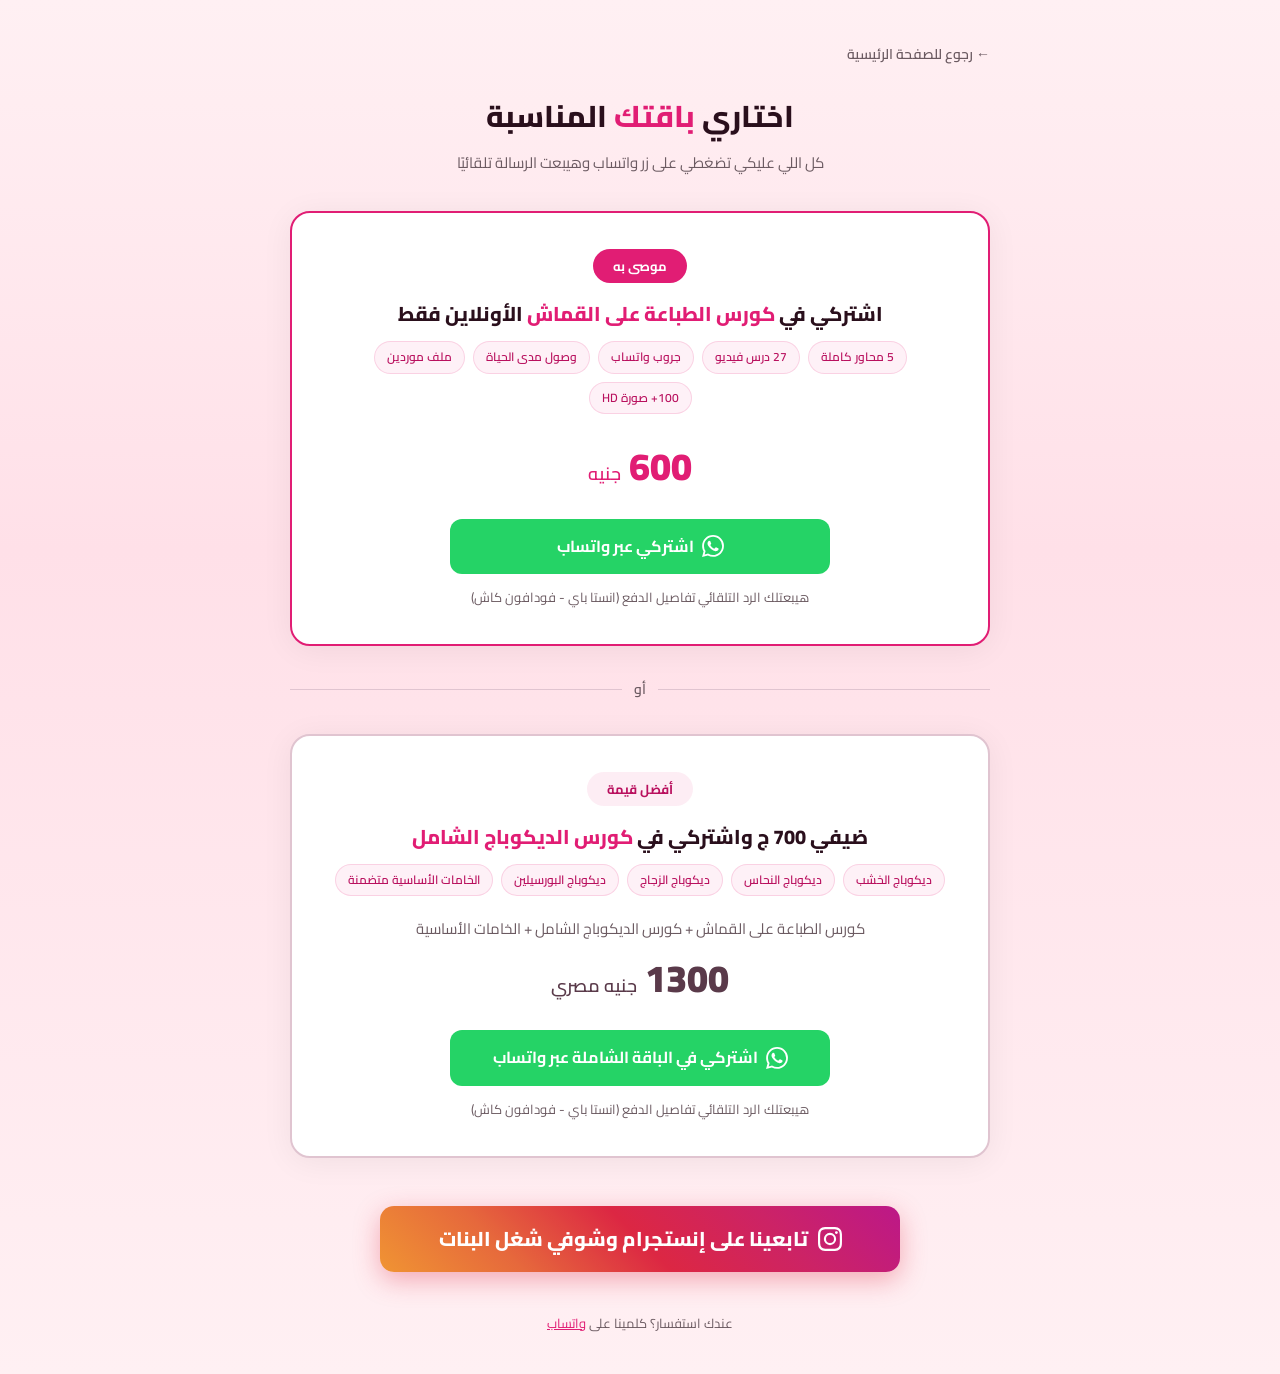
<file: web/checkout.html>
<!DOCTYPE html>
<html dir="rtl" lang="ar">
<head>
<meta charset="UTF-8">
<meta name="viewport" content="width=device-width, initial-scale=1.0">
<title>Dokkan Decor — إتمام الاشتراك</title>
<link href="https://fonts.googleapis.com/css2?family=Cairo:wght@400;600;700;800;900&display=swap" rel="stylesheet">
<!-- Facebook Pixel Code -->
<script>
!function(f,b,e,v,n,t,s)
{if(f.fbq)return;n=f.fbq=function(){n.callMethod?
n.callMethod.apply(n,arguments):n.queue.push(arguments)};
if(!f._fbq)f._fbq=n;n.push=n;n.loaded=!0;n.version='2.0';
n.queue=[];t=b.createElement(e);t.async=!0;
t.src=v;s=b.getElementsByTagName(e)[0];
s.parentNode.insertBefore(t,s)}(window, document,'script',
'https://connect.facebook.net/en_US/fbevents.js');
fbq('init', '264056869017572');
fbq('track', 'PageView');
</script>
<!-- End Facebook Pixel Code -->
<style>
*,*::before,*::after{margin:0;padding:0;box-sizing:border-box}
html{scroll-behavior:smooth}
body{
  font-family:'Cairo',sans-serif;
  background:linear-gradient(180deg,#fff0f3 0%,#ffe0e8 40%,#fff0f3 100%);
  color:#2a0f1c;line-height:1.7;overflow-x:hidden;min-height:100vh;
  display:flex;flex-direction:column;align-items:center;justify-content:center;
  padding:40px 20px
}

:root{
  --rose-primary:#e11d74;
  --rose-dark:#b9105e;
  --red-accent:#e63950;
  --gray-text:#6b5a61;
  --dark-text:#2a0f1c;
  --blush-bg-3:#ffe8ef;
}

a{text-decoration:none;color:inherit}
ul{list-style:none}
img{max-width:100%;display:block}
.ig-contact{display:flex;justify-content:center;margin:48px 0 24px}
.ig-btn{
  display:inline-flex;align-items:center;justify-content:center;gap:10px;
  background:linear-gradient(45deg,#f09433,#e6683c,#dc2743,#cc2366,#bc1888);
  color:#fff;font-size:20px;font-weight:800;
  padding:16px 40px;border-radius:14px;box-shadow:0 8px 26px rgba(220,39,67,0.35);
  transition:transform .2s ease,box-shadow .3s;text-align:center;width:100%;max-width:520px
}
.ig-btn:hover{box-shadow:0 10px 32px rgba(220,39,67,0.5);transform:translateY(-1px)}
.ig-btn svg{width:24px;height:24px;flex-shrink:0}

.container{max-width:700px;margin:0 auto;width:100%}

/* Back */
.back-link{
  display:inline-flex;align-items:center;gap:4px;color:var(--gray-text);
  font-size:14px;margin-bottom:24px;font-weight:600
}
.back-link:hover{color:var(--rose-primary)}

/* Header */
.checkout-header{text-align:center;margin-bottom:36px}
.checkout-header h1{font-size:30px;font-weight:800;color:var(--dark-text);margin-bottom:8px}
.checkout-header h1 .rose{color:var(--rose-primary)}
.checkout-header p{color:var(--gray-text);font-size:15px}

/* Options */
.options{display:flex;flex-direction:column;gap:24px}

.option-card{
  background:#fff;border-radius:20px;padding:36px 32px;text-align:center;
  box-shadow:0 4px 32px rgba(0,0,0,0.06);position:relative;
  border:2px solid transparent;transition:border .3s
}
.option-card--primary{border-color:var(--rose-primary)}
.option-card--secondary{border-color:#e0c4d0}

.option-badge{
  display:inline-block;padding:6px 20px;border-radius:20px;
  font-size:13px;font-weight:700;margin-bottom:16px
}
.option-badge--recommend{background:var(--rose-primary);color:#fff}
.option-badge--addon{background:rgba(225,29,116,0.08);color:var(--rose-dark)}

.option-card h3{font-size:20px;font-weight:800;color:var(--dark-text);margin-bottom:8px;line-height:1.5}
.option-card h3 .rose{color:var(--rose-primary)}

.option-includes{display:flex;flex-wrap:wrap;justify-content:center;gap:8px;margin:12px 0 20px}
.option-tag{
  background:rgba(225,29,116,0.06);border:1px solid rgba(225,29,116,0.15);
  padding:5px 12px;border-radius:20px;font-size:12px;color:var(--rose-dark);font-weight:600
}

.option-price{font-size:38px;font-weight:900;color:var(--rose-primary);margin-bottom:20px}
.option-card--secondary .option-price{color:#5a3a4a}
.option-price .currency{font-size:18px;font-weight:600}

/* WhatsApp Button */
.wp-btn{
  display:inline-flex;align-items:center;justify-content:center;gap:8px;
  background:#25D366;color:#fff;font-weight:700;font-size:16px;
  padding:14px 40px;border-radius:12px;border:none;cursor:pointer;
  transition:background .3s;font-family:inherit;width:100%;max-width:380px
}
.wp-btn:hover{background:#1da851}
.wp-btn svg{width:22px;height:22px;flex-shrink:0}

.option-note{font-size:13px;color:var(--gray-text);margin-top:12px}

/* Divider */
.divider-wrap{display:flex;align-items:center;gap:12px;margin:8px 0}
.divider-wrap .line{flex:1;height:1px;background:#e0c4d0}
.divider-wrap span{font-size:14px;color:var(--gray-text);font-weight:600}

/* Footer */
.checkout-footer{text-align:center;margin-top:40px}
.checkout-footer p{font-size:13px;color:var(--gray-text);line-height:1.7}
.checkout-footer a{color:var(--rose-primary);text-decoration:underline}

@media(max-width:480px){
  .option-card{padding:24px 16px}
  .checkout-header h1{font-size:24px}
  .option-price{font-size:30px}
  .wp-btn{font-size:15px;padding:12px 28px}
  .ig-btn{font-size:17px;padding:14px 18px}
}
</style>
</head>
<body>
<noscript><img height="1" width="1" style="display:none"
src="https://www.facebook.com/tr?id=264056869017572&ev=PageView&noscript=1"
/></noscript>

<div class="container">
  <a href="index.html" class="back-link">← رجوع للصفحة الرئيسية</a>

  <div class="checkout-header">
    <h1>اختاري <span class="rose">باقتك</span> المناسبة</h1>
    <p>كل اللي عليكي تضغطي على زر واتساب وهيبعت الرسالة تلقائيًا</p>
  </div>

  <div class="options">

    <!-- Option 1 — Online only -->
    <div class="option-card option-card--primary">
      <div class="option-badge option-badge--recommend">موصى به</div>
      <h3>اشتركي في <span class="rose">كورس الطباعة على القماش</span> الأونلاين فقط</h3>
      <div class="option-includes">
        <span class="option-tag">5 محاور كاملة</span>
        <span class="option-tag">27 درس فيديو</span>
        <span class="option-tag">جروب واتساب</span>
        <span class="option-tag">وصول مدى الحياة</span>
        <span class="option-tag">ملف موردين</span>
        <span class="option-tag">100+ صورة HD</span>
      </div>
      <p class="option-price">600 <span class="currency">جنيه</span></p>
      <a href="https://wa.me/201037300217?text=عايزة%20اشترك%20في%20كورس%20الطباعة%20على%20القماش%20الاونلاين" target="_blank" rel="noopener" class="wp-btn">
        <svg viewBox="0 0 24 24" fill="white"><path d="M17.472 14.382c-.297-.149-1.758-.867-2.03-.967-.273-.099-.471-.148-.67.15-.197.297-.767.966-.94 1.164-.173.199-.347.223-.644.075-.297-.15-1.255-.463-2.39-1.475-.883-.788-1.48-1.761-1.653-2.059-.173-.297-.018-.458.13-.606.134-.133.298-.347.446-.52.149-.174.198-.298.298-.497.099-.198.05-.371-.025-.52-.075-.149-.669-1.612-.916-2.207-.242-.579-.487-.5-.669-.51-.173-.008-.371-.01-.57-.01-.198 0-.52.074-.792.372-.272.297-1.04 1.016-1.04 2.479 0 1.462 1.065 2.875 1.213 3.074.149.198 2.096 3.2 5.077 4.487.709.306 1.262.489 1.694.625.712.227 1.36.195 1.871.118.571-.085 1.758-.719 2.006-1.413.248-.694.248-1.289.173-1.413-.074-.124-.272-.198-.57-.347m-5.421 7.403h-.004a9.87 9.87 0 0 1-5.031-1.378l-.361-.214-3.741.982.998-3.648-.235-.374a9.86 9.86 0 0 1-1.51-5.26c.001-5.45 4.436-9.884 9.888-9.884 2.64 0 5.122 1.03 6.988 2.898a9.825 9.825 0 0 1 2.893 6.994c-.003 5.45-4.437 9.884-9.885 9.884m8.413-18.297A11.815 11.815 0 0 0 12.05 0C5.495 0 .16 5.335.157 11.892c0 2.096.547 4.142 1.588 5.945L.057 24l6.305-1.654a11.882 11.882 0 0 0 5.683 1.448h.005c6.554 0 11.89-5.335 11.893-11.893a11.821 11.821 0 0 0-3.48-8.413z"/></svg>
        اشتركي عبر واتساب
      </a>
      <p class="option-note">هيبعتلك الرد التلقائي تفاصيل الدفع (انستا باي - فودافون كاش)</p>
    </div>

    <!-- Divider -->
    <div class="divider-wrap">
      <span class="line"></span>
      <span>أو</span>
      <span class="line"></span>
    </div>

    <!-- Option 2 — Bundle -->
    <div class="option-card option-card--secondary">
      <div class="option-badge option-badge--addon">أفضل قيمة</div>
      <h3>ضيفي 700 ج واشتركي في <span class="rose">كورس الديكوباج الشامل</span></h3>
      <div class="option-includes">
        <span class="option-tag">ديكوباج الخشب</span>
        <span class="option-tag">ديكوباج النحاس</span>
        <span class="option-tag">ديكوباج الزجاج</span>
        <span class="option-tag">ديكوباج البورسيلين</span>
        <span class="option-tag">الخامات الأساسية متضمنة</span>
      </div>
      <p style="font-size:15px;color:var(--gray-text);margin-bottom:4px">كورس الطباعة على القماش + كورس الديكوباج الشامل + الخامات الأساسية</p>
      <p class="option-price">1300 <span class="currency">جنيه مصري</span></p>
      <a href="https://wa.me/201037300217?text=عايزة%20اشترك%20في%20كورس%20الطباعة%20على%20القماش%20%2B%20كورس%20الديكوباج%20الشامل%20%2B%20الخامات%20الاساسية" target="_blank" rel="noopener" class="wp-btn">
        <svg viewBox="0 0 24 24" fill="white"><path d="M17.472 14.382c-.297-.149-1.758-.867-2.03-.967-.273-.099-.471-.148-.67.15-.197.297-.767.966-.94 1.164-.173.199-.347.223-.644.075-.297-.15-1.255-.463-2.39-1.475-.883-.788-1.48-1.761-1.653-2.059-.173-.297-.018-.458.13-.606.134-.133.298-.347.446-.52.149-.174.198-.298.298-.497.099-.198.05-.371-.025-.52-.075-.149-.669-1.612-.916-2.207-.242-.579-.487-.5-.669-.51-.173-.008-.371-.01-.57-.01-.198 0-.52.074-.792.372-.272.297-1.04 1.016-1.04 2.479 0 1.462 1.065 2.875 1.213 3.074.149.198 2.096 3.2 5.077 4.487.709.306 1.262.489 1.694.625.712.227 1.36.195 1.871.118.571-.085 1.758-.719 2.006-1.413.248-.694.248-1.289.173-1.413-.074-.124-.272-.198-.57-.347m-5.421 7.403h-.004a9.87 9.87 0 0 1-5.031-1.378l-.361-.214-3.741.982.998-3.648-.235-.374a9.86 9.86 0 0 1-1.51-5.26c.001-5.45 4.436-9.884 9.888-9.884 2.64 0 5.122 1.03 6.988 2.898a9.825 9.825 0 0 1 2.893 6.994c-.003 5.45-4.437 9.884-9.885 9.884m8.413-18.297A11.815 11.815 0 0 0 12.05 0C5.495 0 .16 5.335.157 11.892c0 2.096.547 4.142 1.588 5.945L.057 24l6.305-1.654a11.882 11.882 0 0 0 5.683 1.448h.005c6.554 0 11.89-5.335 11.893-11.893a11.821 11.821 0 0 0-3.48-8.413z"/></svg>
        اشتركي في الباقة الشاملة عبر واتساب
      </a>
      <p class="option-note">هيبعتلك الرد التلقائي تفاصيل الدفع (انستا باي - فودافون كاش)</p>
    </div>

  </div>

  <div class="ig-contact">
    <a href="https://www.instagram.com/yosra_decoupage?igsh=MTdlcGM1aXE0dXpuMw==" target="_blank" rel="noopener" class="ig-btn" aria-label="تابعينا على إنستجرام">
      <svg viewBox="0 0 24 24" fill="white" aria-hidden="true"><path d="M12 2.163c3.204 0 3.584.012 4.85.07 3.252.148 4.771 1.691 4.919 4.919.058 1.265.069 1.645.069 4.849 0 3.205-.012 3.584-.069 4.849-.149 3.225-1.664 4.771-4.919 4.919-1.266.058-1.644.07-4.85.07-3.204 0-3.584-.012-4.849-.07-3.26-.149-4.771-1.699-4.919-4.92-.058-1.265-.07-1.644-.07-4.849 0-3.204.013-3.583.07-4.849.149-3.227 1.664-4.771 4.919-4.919 1.266-.057 1.645-.069 4.849-.069zM12 0C8.741 0 8.333.014 7.053.072 2.695.272.273 2.69.073 7.052.014 8.333 0 8.741 0 12c0 3.259.014 3.668.072 4.948.2 4.358 2.618 6.78 6.98 6.98C8.333 23.986 8.741 24 12 24c3.259 0 3.668-.014 4.948-.072 4.354-.2 6.782-2.618 6.979-6.98.059-1.28.073-1.689.073-4.948 0-3.259-.014-3.667-.072-4.947-.196-4.354-2.617-6.78-6.979-6.98C15.668.014 15.259 0 12 0zm0 5.838a6.162 6.162 0 100 12.324 6.162 6.162 0 000-12.324zM12 16a4 4 0 110-8 4 4 0 010 8zm6.406-11.845a1.44 1.44 0 100 2.881 1.44 1.44 0 000-2.881z"/></svg>
      تابعينا على إنستجرام وشوفي شغل البنات
    </a>
  </div>

  <div class="checkout-footer">
    <p>عندك استفسار؟ كلمينا على <a href="https://wa.me/201037300217" target="_blank" rel="noopener">واتساب</a></p>
  </div>
</div>

</body>
</html>
</file>
